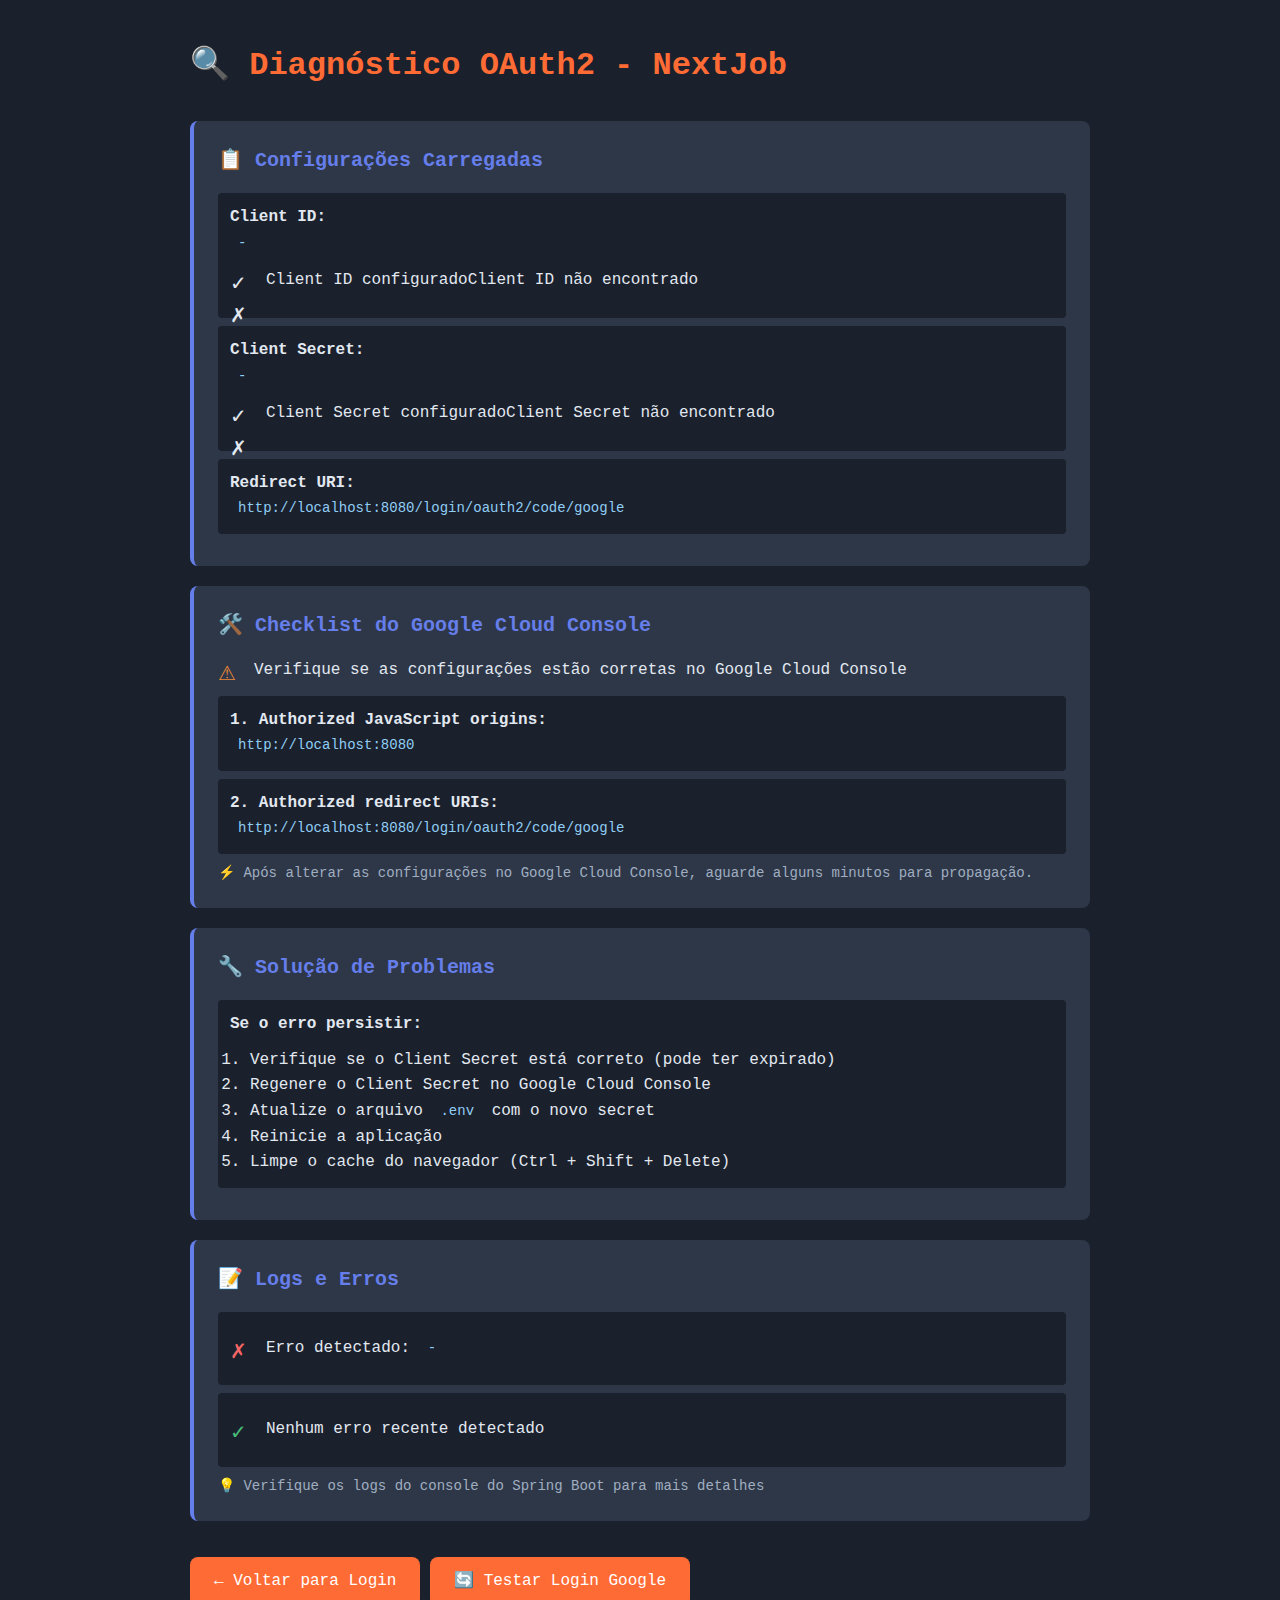
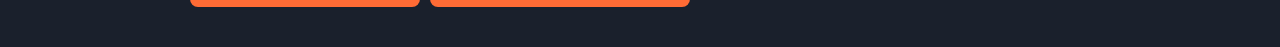
<file: src/main/resources/templates/diagnostico.html>
<!DOCTYPE html>
<html xmlns:th="http://www.thymeleaf.org" lang="pt-BR">
<head>
    <meta charset="UTF-8">
    <meta name="viewport" content="width=device-width, initial-scale=1.0">
    <title>NextJob - Diagnóstico OAuth2</title>
    <style>
        * {
            margin: 0;
            padding: 0;
            box-sizing: border-box;
        }

        body {
            font-family: 'Courier New', monospace;
            background: #1a202c;
            color: #e2e8f0;
            padding: 40px 20px;
            line-height: 1.6;
        }

        .container {
            max-width: 900px;
            margin: 0 auto;
        }

        h1 {
            color: #FF6B35;
            margin-bottom: 30px;
            font-size: 32px;
        }

        .section {
            background: #2d3748;
            border-radius: 8px;
            padding: 24px;
            margin-bottom: 20px;
            border-left: 4px solid #667eea;
        }

        .section h2 {
            color: #667eea;
            margin-bottom: 16px;
            font-size: 20px;
        }

        .status {
            display: flex;
            align-items: center;
            margin: 12px 0;
        }

        .status-icon {
            width: 24px;
            height: 24px;
            margin-right: 12px;
            font-size: 20px;
        }

        .ok {
            color: #48bb78;
        }

        .error {
            color: #f56565;
        }

        .warning {
            color: #ed8936;
        }

        code {
            background: #1a202c;
            padding: 2px 8px;
            border-radius: 4px;
            color: #90cdf4;
            font-size: 14px;
        }

        .config-item {
            margin: 8px 0;
            padding: 12px;
            background: #1a202c;
            border-radius: 4px;
        }

        .btn {
            display: inline-block;
            background: #FF6B35;
            color: white;
            padding: 12px 24px;
            border-radius: 8px;
            text-decoration: none;
            margin-top: 16px;
            transition: all 0.3s ease;
        }

        .btn:hover {
            background: #e55a2a;
            transform: translateY(-2px);
        }

        .help-text {
            color: #a0aec0;
            font-size: 14px;
            margin-top: 8px;
        }
    </style>
</head>
<body>
    <div class="container">
        <h1>🔍 Diagnóstico OAuth2 - NextJob</h1>

        <div class="section">
            <h2>📋 Configurações Carregadas</h2>
            <div class="config-item">
                <strong>Client ID:</strong><br>
                <code th:text="${clientId != null && !#strings.isEmpty(clientId)} ? ${#strings.substring(clientId, 0, 30) + '...'} : 'NÃO CONFIGURADO'">-</code>
                <div class="status">
                    <span class="status-icon" th:classappend="${clientId != null && !#strings.isEmpty(clientId)} ? 'ok' : 'error'">
                        <span th:if="${clientId != null && !#strings.isEmpty(clientId)}">✓</span>
                        <span th:unless="${clientId != null && !#strings.isEmpty(clientId)}">✗</span>
                    </span>
                    <span th:if="${clientId != null && !#strings.isEmpty(clientId)}">Client ID configurado</span>
                    <span th:unless="${clientId != null && !#strings.isEmpty(clientId)}">Client ID não encontrado</span>
                </div>
            </div>

            <div class="config-item">
                <strong>Client Secret:</strong><br>
                <code th:text="${clientSecret != null && !#strings.isEmpty(clientSecret)} ? '****' + ${#strings.substring(clientSecret, #strings.length(clientSecret) - 4)} : 'NÃO CONFIGURADO'">-</code>
                <div class="status">
                    <span class="status-icon" th:classappend="${clientSecret != null && !#strings.isEmpty(clientSecret)} ? 'ok' : 'error'">
                        <span th:if="${clientSecret != null && !#strings.isEmpty(clientSecret)}">✓</span>
                        <span th:unless="${clientSecret != null && !#strings.isEmpty(clientSecret)}">✗</span>
                    </span>
                    <span th:if="${clientSecret != null && !#strings.isEmpty(clientSecret)}">Client Secret configurado</span>
                    <span th:unless="${clientSecret != null && !#strings.isEmpty(clientSecret)}">Client Secret não encontrado</span>
                </div>
            </div>

            <div class="config-item">
                <strong>Redirect URI:</strong><br>
                <code>http://localhost:8080/login/oauth2/code/google</code>
            </div>
        </div>

        <div class="section">
            <h2>🛠️ Checklist do Google Cloud Console</h2>
            <div class="status">
                <span class="status-icon warning">⚠</span>
                Verifique se as configurações estão corretas no Google Cloud Console
            </div>
            <div class="config-item">
                <strong>1. Authorized JavaScript origins:</strong><br>
                <code>http://localhost:8080</code>
            </div>
            <div class="config-item">
                <strong>2. Authorized redirect URIs:</strong><br>
                <code>http://localhost:8080/login/oauth2/code/google</code>
            </div>
            <p class="help-text">
                ⚡ Após alterar as configurações no Google Cloud Console, aguarde alguns minutos para propagação.
            </p>
        </div>

        <div class="section">
            <h2>🔧 Solução de Problemas</h2>
            <div class="config-item">
                <strong>Se o erro persistir:</strong>
                <ol style="margin-left: 20px; margin-top: 10px;">
                    <li>Verifique se o Client Secret está correto (pode ter expirado)</li>
                    <li>Regenere o Client Secret no Google Cloud Console</li>
                    <li>Atualize o arquivo <code>.env</code> com o novo secret</li>
                    <li>Reinicie a aplicação</li>
                    <li>Limpe o cache do navegador (Ctrl + Shift + Delete)</li>
                </ol>
            </div>
        </div>

        <div class="section">
            <h2>📝 Logs e Erros</h2>
            <div class="config-item" th:if="${error}">
                <div class="status">
                    <span class="status-icon error">✗</span>
                    <span>Erro detectado: <code th:text="${error}">-</code></span>
                </div>
            </div>
            <div class="config-item" th:unless="${error}">
                <div class="status">
                    <span class="status-icon ok">✓</span>
                    <span>Nenhum erro recente detectado</span>
                </div>
            </div>
            <p class="help-text">
                💡 Verifique os logs do console do Spring Boot para mais detalhes
            </p>
        </div>

        <a href="/login" class="btn">← Voltar para Login</a>
        <a href="/oauth2/authorization/google" class="btn">🔄 Testar Login Google</a>
    </div>
</body>
</html>
</file>
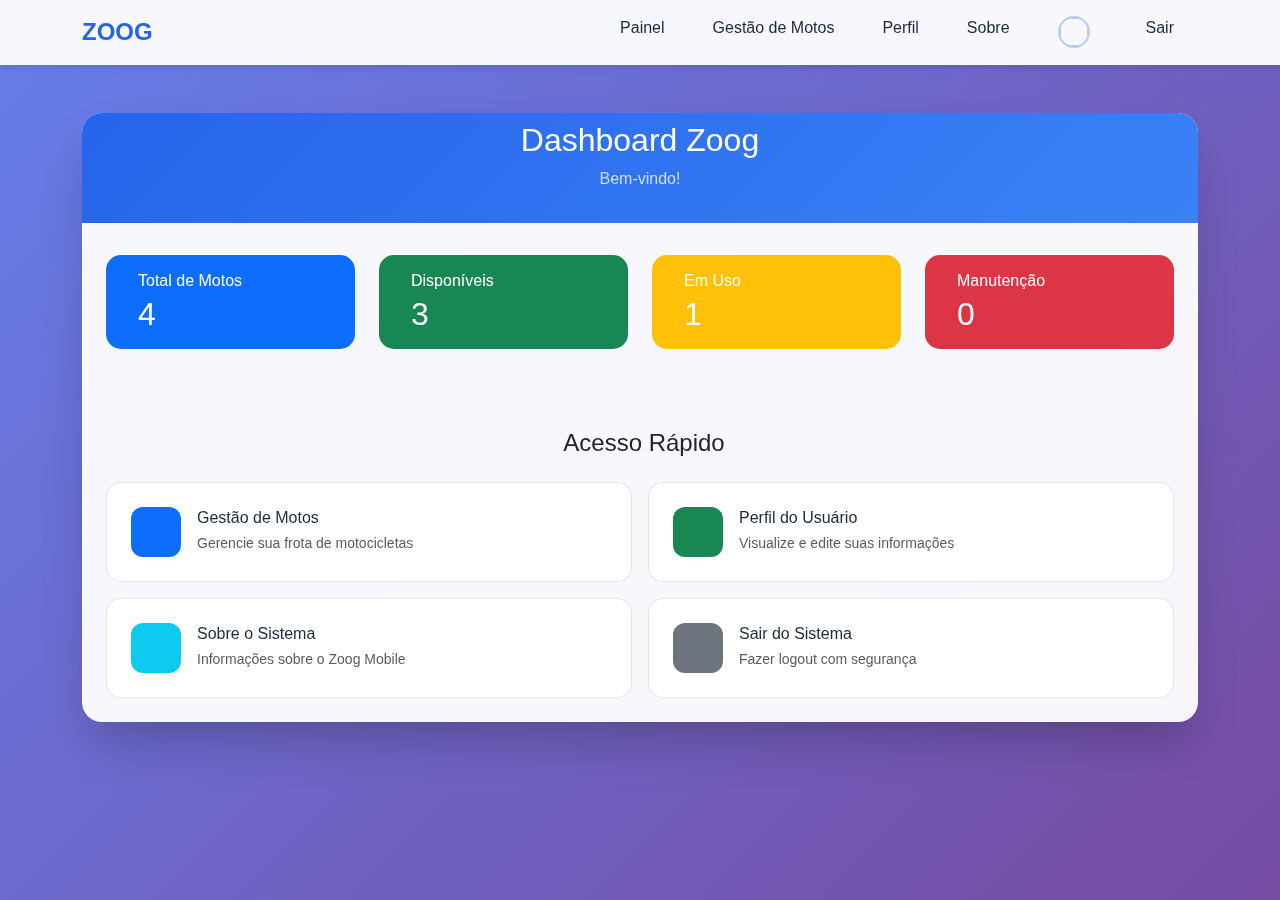
<file: src/main/resources/templates/home.html>
<!DOCTYPE html>
<html lang="pt-BR" xmlns:th="http://www.thymeleaf.org">
<head>
    <meta charset="UTF-8">
    <meta name="viewport" content="width=device-width, initial-scale=1.0">
    <title>Zoog - Sistema de Gestão</title>    <link href="https://cdn.jsdelivr.net/npm/bootstrap@5.3.0/dist/css/bootstrap.min.css" rel="stylesheet">
    <style>
        :root {
            --primary-color: #2563eb;
            --secondary-color: #64748b;
            --success-color: #10b981;
            --warning-color: #f59e0b;
            --danger-color: #ef4444;
            --dark-color: #1e293b;
            --light-color: #f8fafc;
        }
          body {
            background: linear-gradient(135deg, #667eea 0%, #764ba2 100%);
            min-height: 100vh;
            font-family: 'Segoe UI', Tahoma, Geneva, Verdana, sans-serif;
        }
        
        .navbar-modern {
            background: rgba(255, 255, 255, 0.95) !important;
            backdrop-filter: blur(10px);
            border-bottom: 1px solid rgba(255, 255, 255, 0.2);
            box-shadow: 0 4px 6px -1px rgba(0, 0, 0, 0.1);
        }
        
        .navbar-brand {
            font-weight: 700;
            font-size: 1.5rem;
            color: var(--primary-color) !important;
        }
        
        .nav-link {
            color: var(--dark-color) !important;
            font-weight: 500;
            margin: 0 0.5rem;
            padding: 0.5rem 1rem !important;
            border-radius: 8px;
        }
        
        .nav-link:hover {
            background: rgba(37, 99, 235, 0.1);
            color: var(--primary-color) !important;
        }
        
        .logout-btn {
            color: var(--dark-color) !important;
            font-weight: 500;
            margin: 0 0.5rem;
            padding: 0.5rem 1rem !important;
            border-radius: 8px;
            background: none !important;
            border: none !important;
            text-decoration: none !important;
        }
        
        .logout-btn:hover {
            background: rgba(239, 68, 68, 0.1) !important;
            color: var(--danger-color) !important;
        }
        
        .user-avatar {
            border: 2px solid rgba(37, 99, 235, 0.3);
            transition: border-color 0.3s ease;
        }
        
        .user-info:hover .user-avatar {
            border-color: var(--primary-color);
        }
        
        .navbar-brand {
            font-weight: 700;
            font-size: 1.5rem;
        }
        
        .main-card {
            background: rgba(255, 255, 255, 0.95);
            backdrop-filter: blur(10px);
            border: none;
            border-radius: 20px;
            box-shadow: 0 25px 50px -12px rgba(0, 0, 0, 0.25);
            overflow: hidden;
        }
        
        .header-section {
            background: linear-gradient(135deg, var(--primary-color), #3b82f6);
            color: white;
            padding: 2rem;
            margin: -1.5rem -1.5rem 2rem -1.5rem;
        }
        
        .stats-card {
            background: rgba(255, 255, 255, 0.1);
            border-radius: 15px;
            padding: 1.5rem;
            text-align: center;
            backdrop-filter: blur(10px);
            border: 1px solid rgba(255, 255, 255, 0.2);
            transition: all 0.3s ease;
        }
        
        .stats-card:hover {
            transform: translateY(-5px);
            box-shadow: 0 10px 25px rgba(0, 0, 0, 0.1);
        }
        
        .dashboard-card {
            margin-bottom: 2rem;
        }
        
        .dashboard-card .card {
            border: none;
            border-radius: 15px;
            transition: all 0.3s ease;
            overflow: hidden;
        }
  
        
        .stat-icon {
            font-size: 2.5rem;
            margin-bottom: 1rem;
        }
        
        .btn-modern {
            border-radius: 12px;
            padding: 0.875rem 2rem;
            font-weight: 600;
            transition: all 0.3s ease;
            border: none;
            text-decoration: none;
            display: inline-flex;
            align-items: center;
            gap: 0.5rem;
        }
          .btn-modern:hover {
            text-decoration: none;
        }
        
        .btn-primary-modern {
            background: linear-gradient(135deg, var(--primary-color), #3b82f6);
            color: white;
            box-shadow: 0 4px 6px -1px rgba(37, 99, 235, 0.3);
        }
  
        
        .quick-access-item {
            background: white;
            border-radius: 15px;
            padding: 1.5rem;
            text-decoration: none;
            color: var(--dark-color);
            transition: all 0.3s ease;
            border: 1px solid rgba(0, 0, 0, 0.1);
            display: flex;
            align-items: center;
            gap: 1rem;
        }
          .quick-access-item:hover {
            color: var(--primary-color);
            text-decoration: none;
        }
        
        .quick-access-icon {
            width: 50px;
            height: 50px;
            border-radius: 12px;
            display: flex;
            align-items: center;
            justify-content: center;
            font-size: 1.5rem;
            color: white;
        }
        
        @media (max-width: 768px) {
            .header-section {
                padding: 1.5rem;
                margin: -1rem -1rem 1.5rem -1rem;
            }
            
            .dashboard-card .card-body {
                padding: 1.5rem;
            }
        }
    </style>
</head>
<body>    <nav class="navbar navbar-expand-lg navbar-modern">
        <div class="container">
            <a class="navbar-brand" href="/">ZOOG</a>
            <button class="navbar-toggler" type="button" data-bs-toggle="collapse" data-bs-target="#navbarNav">
                <span class="navbar-toggler-icon"></span>
            </button>
            <div class="collapse navbar-collapse" id="navbarNav">
                <div class="navbar-nav ms-auto">
                    <a class="nav-link active" href="/">Painel</a>
                    <a class="nav-link" href="/motos">Gestão de Motos</a>
                    <a class="nav-link" href="/usuario">Perfil</a>
                    <a class="nav-link" href="/sobre">Sobre</a>
                    
                    <!-- Avatar do usuário GitHub (se logado via OAuth2) -->
                    <div th:if="${userAvatar}" class="nav-link d-flex align-items-center user-info">
                        <img th:src="${userAvatar}" 
                             th:alt="${userName}" 
                             class="rounded-circle me-2 user-avatar" 
                             style="width: 32px; height: 32px;">
                        <span th:text="${userName ?: userLogin}" class="text-truncate" style="max-width: 100px;"></span>
                    </div>
                    
                    <!-- Botão de logout -->
                    <form th:action="@{/logout}" method="post" class="d-inline">
                        <button type="submit" class="logout-btn">Sair</button>
                    </form>
                </div>
            </div>
        </div>
    </nav><div class="container mt-5">
        <div class="main-card">
            <div class="header-section">                <div class="text-center">
                    <h1 class="h2 mb-2">Dashboard Zoog</h1>
                    <p class="mb-0 opacity-75">Bem-vindo!</p>
                </div>
            </div>

            <!-- Dashboard Cards -->
            <div class="px-4 pb-4">
                <div class="row g-4 mb-5">
                    <div class="col-lg-3 col-md-6 dashboard-card">
                        <div class="card bg-primary text-white h-100">
                            <div class="card-body d-flex align-items-center">
                                <div class="stat-icon me-3">
                                    <i class="fas fa-motorcycle"></i>
                                </div>
                                <div>
                                    <h6 class="card-title mb-1">Total de Motos</h6>
                                    <h2 class="mb-0" th:text="${totalMotos}">4</h2>
                                </div>
                            </div>
                        </div>
                    </div>
                    
                    <div class="col-lg-3 col-md-6 dashboard-card">
                        <div class="card bg-success text-white h-100">
                            <div class="card-body d-flex align-items-center">
                                <div class="stat-icon me-3">
                                    <i class="fas fa-check-circle"></i>
                                </div>
                                <div>
                                    <h6 class="card-title mb-1">Disponíveis</h6>
                                    <h2 class="mb-0" th:text="${motosDisponiveis}">3</h2>
                                </div>
                            </div>
                        </div>
                    </div>
                    
                    <div class="col-lg-3 col-md-6 dashboard-card">
                        <div class="card bg-warning text-white h-100">
                            <div class="card-body d-flex align-items-center">
                                <div class="stat-icon me-3">
                                    <i class="fas fa-user"></i>
                                </div>
                                <div>
                                    <h6 class="card-title mb-1">Em Uso</h6>
                                    <h2 class="mb-0" th:text="${motosEmUso}">1</h2>
                                </div>
                            </div>
                        </div>
                    </div>
                    
                    <div class="col-lg-3 col-md-6 dashboard-card">
                        <div class="card bg-danger text-white h-100">
                            <div class="card-body d-flex align-items-center">
                                <div class="stat-icon me-3">
                                    <i class="fas fa-tools"></i>
                                </div>
                                <div>
                                    <h6 class="card-title mb-1">Manutenção</h6>
                                    <h2 class="mb-0" th:text="${motosManutencao}">0</h2>
                                </div>
                            </div>
                        </div>
                    </div>
                </div>

                <!-- Acesso Rápido -->
                <div class="row">
                    <div class="col-12">
                        <h4 class="mb-4 text-center">
                            <i class="fas fa-rocket me-2"></i>
                            Acesso Rápido
                        </h4>
                        <div class="row g-3">
                            <div class="col-md-6">
                                <a href="/motos" class="quick-access-item">
                                    <div class="quick-access-icon bg-primary">
                                        <i class="fas fa-motorcycle"></i>
                                    </div>
                                    <div>
                                        <h6 class="mb-1">Gestão de Motos</h6>
                                        <small class="text-muted">Gerencie sua frota de motocicletas</small>
                                    </div>
                                </a>
                            </div>
                            <div class="col-md-6">
                                <a href="/usuario" class="quick-access-item">
                                    <div class="quick-access-icon bg-success">
                                        <i class="fas fa-user"></i>
                                    </div>
                                    <div>
                                        <h6 class="mb-1">Perfil do Usuário</h6>
                                        <small class="text-muted">Visualize e edite suas informações</small>
                                    </div>
                                </a>
                            </div>
                            <div class="col-md-6">
                                <a href="/sobre" class="quick-access-item">
                                    <div class="quick-access-icon bg-info">
                                        <i class="fas fa-info-circle"></i>
                                    </div>
                                    <div>
                                        <h6 class="mb-1">Sobre o Sistema</h6>
                                        <small class="text-muted">Informações sobre o Zoog Mobile</small>
                                    </div>
                                </a>
                            </div>
                            <div class="col-md-6">
                                <a href="/login" class="quick-access-item">
                                    <div class="quick-access-icon bg-secondary">
                                        <i class="fas fa-sign-out-alt"></i>
                                    </div>
                                    <div>
                                        <h6 class="mb-1">Sair do Sistema</h6>
                                        <small class="text-muted">Fazer logout com segurança</small>
                                    </div>
                                </a>
                            </div>
                        </div>
                    </div>
                </div>
            </div>
        </div>
    </div>

    <script src="https://cdn.jsdelivr.net/npm/bootstrap@5.3.0/dist/js/bootstrap.bundle.min.js"></script>
</body>
</html>
</file>
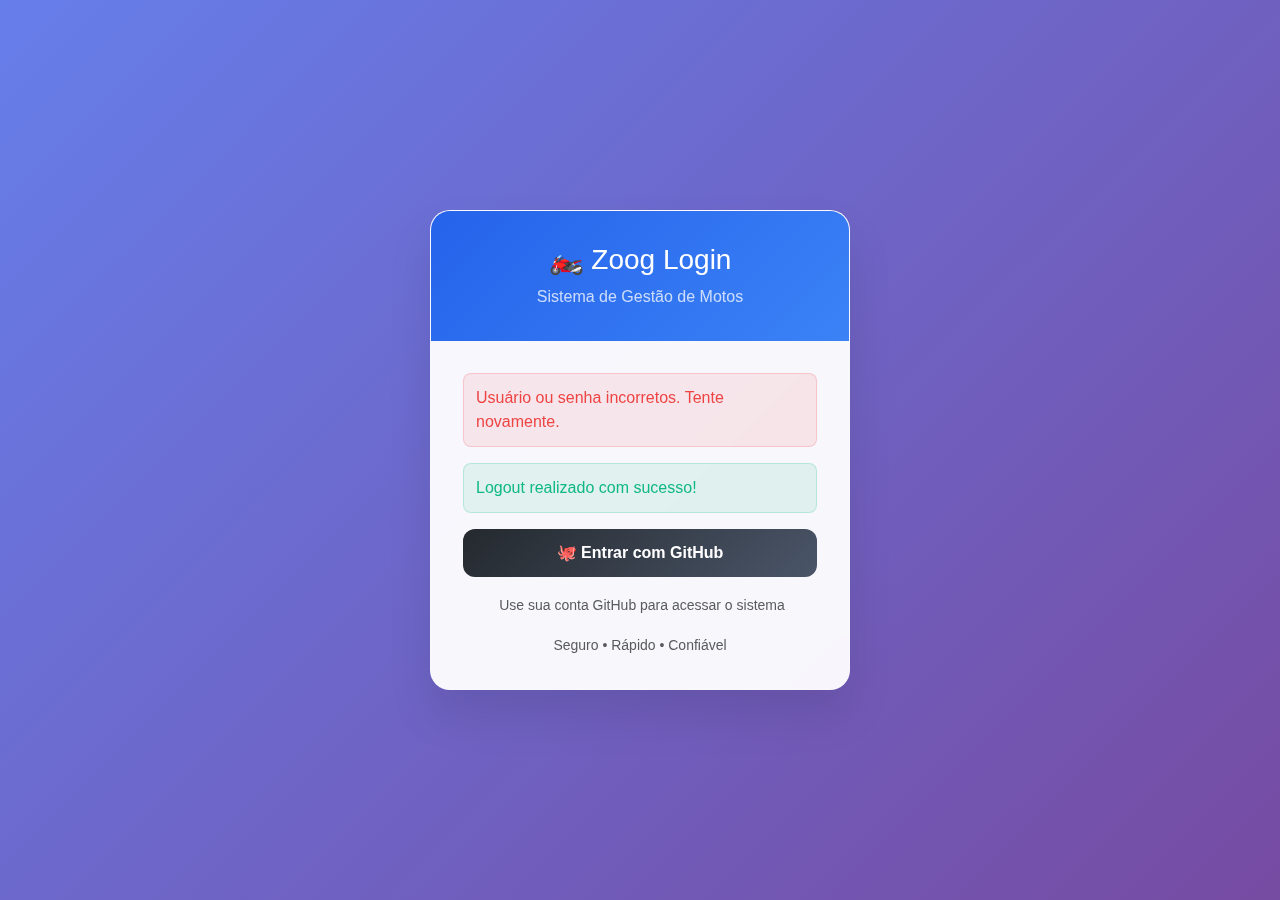
<file: src/main/resources/templates/login.html>
<!DOCTYPE html>
<html lang="pt-BR" xmlns:th="http://www.thymeleaf.org">
<head>
    <meta charset="UTF-8">
    <meta name="viewport" content="width=device-width, initial-scale=1.0">
    <title>Login - Zoog</title>
    <link href="https://cdn.jsdelivr.net/npm/bootstrap@5.3.0/dist/css/bootstrap.min.css" rel="stylesheet">
    <style>
        :root {
            --primary-color: #2563eb;
            --secondary-color: #64748b;
            --success-color: #10b981;
            --warning-color: #f59e0b;
            --danger-color: #ef4444;
            --dark-color: #1e293b;
            --light-color: #f8fafc;
        }

        body {
            background: linear-gradient(135deg, #667eea 0%, #764ba2 100%);
            min-height: 100vh;
            font-family: 'Segoe UI', Tahoma, Geneva, Verdana, sans-serif;
            display: flex;
            align-items: center;
            justify-content: center;
        }

        .login-card {
            background: rgba(255, 255, 255, 0.95);
            backdrop-filter: blur(10px);
            border: 1px solid rgba(255, 255, 255, 0.2);
            border-radius: 20px;
            box-shadow: 0 25px 45px rgba(0, 0, 0, 0.1);
            overflow: hidden;
            width: 100%;
            max-width: 420px;
        }

        .login-header {
            background: linear-gradient(135deg, var(--primary-color), #3b82f6);
            color: white;
            padding: 2rem;
            text-align: center;
        }

        .login-body {
            padding: 2rem;
        }

        .btn-github {
            background: linear-gradient(135deg, #24292e, #4a5568);
            border: none;
            border-radius: 12px;
            padding: 12px;
            font-weight: 600;
            width: 100%;
            color: white;
            text-decoration: none;
            display: inline-block;
            text-align: center;
            margin-bottom: 1rem;
        }

        .btn-github:hover {
            background: linear-gradient(135deg, #1a1e22, #3a454f);
            color: white;
            text-decoration: none;
        }

        .error-message {
            background: rgba(239, 68, 68, 0.1);
            color: var(--danger-color);
            padding: 12px;
            border-radius: 8px;
            border: 1px solid rgba(239, 68, 68, 0.2);
            margin-bottom: 1rem;
            font-weight: 500;
        }

    </style>
</head>
<body>
    <div class="login-card">
        <div class="login-header">
            <h3 class="mb-0">🏍️ Zoog Login</h3>
            <p class="mb-0 mt-2 opacity-75">Sistema de Gestão de Motos</p>
        </div>
        
        <div class="login-body">
            <!-- Mensagem de erro -->
            <div th:if="${param.error}" class="error-message">
                Usuário ou senha incorretos. Tente novamente.
            </div>
            
            <!-- Mensagem de logout sucesso -->
            <div th:if="${param.logout}" class="alert alert-success" style="background: rgba(16, 185, 129, 0.1); color: #10b981; padding: 12px; border-radius: 8px; border: 1px solid rgba(16, 185, 129, 0.2); margin-bottom: 1rem;">
                Logout realizado com sucesso!
            </div>

            <!-- Login com GitHub -->
            <a href="/oauth2/authorization/github" class="btn btn-github mb-3">
                🐙 Entrar com GitHub
            </a>
            
            <div class="text-center">
                <small class="text-muted">
                    <i class="fas fa-info-circle me-1"></i> 
                    Use sua conta GitHub para acessar o sistema
                </small>
            </div>
            
            <div class="text-center mt-3">
                <small class="text-muted">
                    Seguro • Rápido • Confiável
                </small>
            </div>
        </div>
    </div>
    
    <script>
        // Limpa dados de sessão quando há logout
        if (window.location.search.includes('logout=true')) {
            // Limpar localStorage e sessionStorage
            localStorage.clear();
            sessionStorage.clear();
            
            // Forçar limpeza de cache se possível
            if ('caches' in window) {
                caches.keys().then(function(names) {
                    names.forEach(function(name) {
                        caches.delete(name);
                    });
                });
            }
        }
    </script>
</body>
</html>
</file>
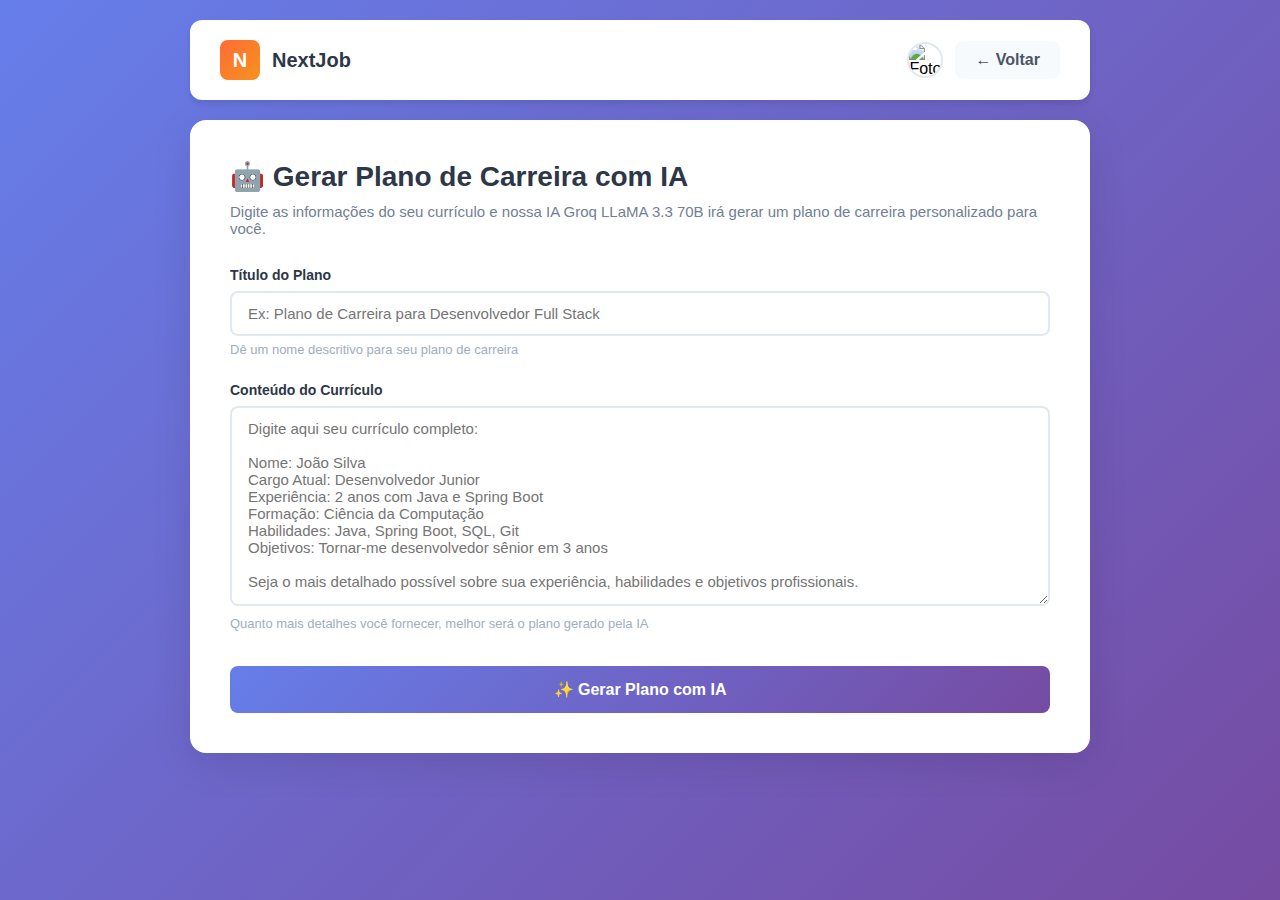
<file: src/main/resources/templates/plano.html>
<!DOCTYPE html>
<html xmlns:th="http://www.thymeleaf.org" lang="pt-BR">
<head>
    <meta charset="UTF-8">
    <meta name="viewport" content="width=device-width, initial-scale=1.0">
    <title>NextJob - Gerar Plano de Carreira com IA</title>
    <style>
        * {
            margin: 0;
            padding: 0;
            box-sizing: border-box;
        }

        body {
            font-family: -apple-system, BlinkMacSystemFont, 'Segoe UI', Roboto, 'Helvetica Neue', Arial, sans-serif;
            background: linear-gradient(135deg, #667eea 0%, #764ba2 100%);
            min-height: 100vh;
            padding: 20px;
        }

        .container {
            max-width: 900px;
            margin: 0 auto;
        }

        .header {
            background: white;
            border-radius: 12px;
            padding: 20px 30px;
            margin-bottom: 20px;
            display: flex;
            align-items: center;
            justify-content: space-between;
            box-shadow: 0 4px 6px rgba(0, 0, 0, 0.1);
        }

        .logo-section {
            display: flex;
            align-items: center;
            gap: 12px;
        }

        .logo {
            background: linear-gradient(135deg, #FF6B35 0%, #F7931E 100%);
            width: 40px;
            height: 40px;
            border-radius: 8px;
            display: flex;
            align-items: center;
            justify-content: center;
            color: white;
            font-weight: bold;
            font-size: 20px;
        }

        .brand {
            font-size: 20px;
            font-weight: 700;
            color: #2d3748;
        }

        .back-btn {
            background: #f7fafc;
            border: none;
            padding: 10px 20px;
            border-radius: 8px;
            cursor: pointer;
            font-weight: 600;
            color: #4a5568;
            text-decoration: none;
            transition: all 0.3s ease;
        }        .back-btn:hover {
            background: #edf2f7;
        }

        .user-avatar {
            width: 36px;
            height: 36px;
            border-radius: 50%;
            border: 2px solid #e2e8f0;
            object-fit: cover;
        }

        .main-card {
            background: white;
            border-radius: 16px;
            padding: 40px;
            box-shadow: 0 10px 40px rgba(0, 0, 0, 0.1);
        }

        h1 {
            font-size: 28px;
            color: #2d3748;
            margin-bottom: 10px;
        }

        .subtitle {
            color: #718096;
            margin-bottom: 30px;
            font-size: 15px;
        }

        .form-group {
            margin-bottom: 25px;
        }

        label {
            display: block;
            font-weight: 600;
            color: #2d3748;
            margin-bottom: 8px;
            font-size: 14px;
        }

        input, textarea {
            width: 100%;
            padding: 12px 16px;
            border: 2px solid #e2e8f0;
            border-radius: 8px;
            font-size: 15px;
            font-family: inherit;
            transition: all 0.3s ease;
        }

        input:focus, textarea:focus {
            outline: none;
            border-color: #667eea;
            box-shadow: 0 0 0 3px rgba(102, 126, 234, 0.1);
        }

        textarea {
            min-height: 200px;
            resize: vertical;
        }

        .hint {
            font-size: 13px;
            color: #a0aec0;
            margin-top: 6px;
        }

        .submit-btn {
            background: linear-gradient(135deg, #667eea 0%, #764ba2 100%);
            color: white;
            border: none;
            padding: 14px 32px;
            border-radius: 8px;
            font-size: 16px;
            font-weight: 600;
            cursor: pointer;
            width: 100%;
            transition: all 0.3s ease;
            margin-top: 10px;
        }

        .submit-btn:hover:not(:disabled) {
            transform: translateY(-2px);
            box-shadow: 0 8px 20px rgba(102, 126, 234, 0.4);
        }

        .submit-btn:disabled {
            opacity: 0.6;
            cursor: not-allowed;
        }

        .loading {
            display: none;
            text-align: center;
            margin-top: 20px;
        }

        .loading.active {
            display: block;
        }

        .spinner {
            border: 3px solid #f3f4f6;
            border-top: 3px solid #667eea;
            border-radius: 50%;
            width: 40px;
            height: 40px;
            animation: spin 1s linear infinite;
            margin: 0 auto 10px;
        }

        @keyframes spin {
            0% { transform: rotate(0deg); }
            100% { transform: rotate(360deg); }
        }        .result {
            display: none;
            margin-top: 30px;
            padding: 30px;
            background: #ffffff;
            border-radius: 12px;
            border: 2px solid #48bb78;
            box-shadow: 0 4px 12px rgba(72, 187, 120, 0.1);
        }

        .result.active {
            display: block;
        }

        .result h3 {
            color: #2d3748;
            margin-bottom: 20px;
            font-size: 20px;
            display: flex;
            align-items: center;
            gap: 8px;
        }

        .result-content {
            color: #4a5568;
            line-height: 1.8;
        }
        
        .result-content h1,
        .result-content h2,
        .result-content h3 {
            margin-top: 20px;
            margin-bottom: 10px;
        }
        
        .result-content li {
            margin-bottom: 8px;
            line-height: 1.6;
        }
        
        .result-content strong {
            color: #1a202c;
            font-weight: 600;
        }

        .error {
            display: none;
            margin-top: 20px;
            padding: 15px;
            background: #fed7d7;
            border-radius: 8px;
            color: #c53030;
            border-left: 4px solid #fc8181;
        }

        .error.active {
            display: block;
        }

        @media (max-width: 768px) {
            .main-card {
                padding: 25px;
            }

            h1 {
                font-size: 24px;
            }
        }
    </style>
</head>
<body>    <div class="container">
        <div class="header">
            <div class="logo-section">
                <div class="logo">N</div>
                <span class="brand">NextJob</span>
            </div>
            <div style="display: flex; align-items: center; gap: 12px;">
                <img th:if="${userPicture != null}" th:src="${userPicture}" alt="Foto de perfil" class="user-avatar" th:title="${userName}">
                <a href="/home" class="back-btn">← Voltar</a>
            </div>
        </div>

        <div class="main-card">
            <h1>🤖 Gerar Plano de Carreira com IA</h1>
            <p class="subtitle">Digite as informações do seu currículo e nossa IA Groq LLaMA 3.3 70B irá gerar um plano de carreira personalizado para você.</p>

            <form id="planoForm">
                <div class="form-group">
                    <label for="titulo">Título do Plano</label>
                    <input type="text" id="titulo" name="titulo" placeholder="Ex: Plano de Carreira para Desenvolvedor Full Stack" required>
                    <p class="hint">Dê um nome descritivo para seu plano de carreira</p>
                </div>

                <div class="form-group">
                    <label for="curriculo">Conteúdo do Currículo</label>
                    <textarea id="curriculo" name="curriculo" placeholder="Digite aqui seu currículo completo:&#10;&#10;Nome: João Silva&#10;Cargo Atual: Desenvolvedor Junior&#10;Experiência: 2 anos com Java e Spring Boot&#10;Formação: Ciência da Computação&#10;Habilidades: Java, Spring Boot, SQL, Git&#10;Objetivos: Tornar-me desenvolvedor sênior em 3 anos&#10;&#10;Seja o mais detalhado possível sobre sua experiência, habilidades e objetivos profissionais." required></textarea>
                    <p class="hint">Quanto mais detalhes você fornecer, melhor será o plano gerado pela IA</p>
                </div>

                <button type="submit" class="submit-btn" id="submitBtn">
                    ✨ Gerar Plano com IA
                </button>
            </form>

            <div class="loading" id="loading">
                <div class="spinner"></div>
                <p>Aguarde, a IA está analisando seu currículo e gerando um plano personalizado...</p>
            </div>

            <div class="error" id="error"></div>

            <div class="result" id="result">
                <h3>✅ Plano de Carreira Gerado</h3>
                <div class="result-content" id="resultContent"></div>
            </div>
        </div>
    </div>    <script>
        const form = document.getElementById('planoForm');
        const submitBtn = document.getElementById('submitBtn');
        const loading = document.getElementById('loading');
        const result = document.getElementById('result');
        const resultContent = document.getElementById('resultContent');
        const errorDiv = document.getElementById('error');

        // Função simples para formatar Markdown básico
        function formatMarkdown(text) {
            return text
                // Títulos
                .replace(/^### (.*$)/gm, '<h3 style="margin-top: 20px; margin-bottom: 10px; color: #2d3748; font-size: 18px;">$1</h3>')
                .replace(/^## (.*$)/gm, '<h2 style="margin-top: 25px; margin-bottom: 12px; color: #2d3748; font-size: 22px;">$1</h2>')
                .replace(/^# (.*$)/gm, '<h1 style="margin-top: 30px; margin-bottom: 15px; color: #2d3748; font-size: 26px;">$1</h1>')
                // Negrito
                .replace(/\*\*(.*?)\*\*/g, '<strong style="color: #1a202c;">$1</strong>')
                // Itálico
                .replace(/\*(.*?)\*/g, '<em>$1</em>')
                // Listas
                .replace(/^- (.*$)/gm, '<li style="margin-left: 20px; margin-bottom: 5px;">$1</li>')
                // Quebras de linha
                .replace(/\n/g, '<br>')
                // Links
                .replace(/\[([^\]]+)\]\(([^)]+)\)/g, '<a href="$2" target="_blank" style="color: #667eea; text-decoration: underline;">$1</a>');
        }        form.addEventListener('submit', async (e) => {
            e.preventDefault();
            
            console.log('Formulário enviado!');

            // Reset states
            result.classList.remove('active');
            errorDiv.classList.remove('active');
            loading.classList.add('active');
            submitBtn.disabled = true;
            submitBtn.textContent = '⏳ Processando...';

            const titulo = document.getElementById('titulo').value;
            const curriculo = document.getElementById('curriculo').value;
            
            console.log('Título:', titulo);
            console.log('Currículo:', curriculo.substring(0, 100) + '...');

            try {
                console.log('Enviando requisição para /api/planos...');
                
                const response = await fetch('/api/planos', {
                    method: 'POST',
                    headers: {
                        'Content-Type': 'application/json',
                    },
                    body: JSON.stringify({
                        titulo: titulo,
                        descricao: curriculo,
                        categoria: 'Desenvolvimento de Carreira',
                        prioridade: 'ALTA'
                    })
                });

                console.log('Response status:', response.status);
                
                if (!response.ok) {
                    const errorText = await response.text();
                    console.error('Erro na resposta:', errorText);
                    throw new Error('Erro ao gerar plano. Código: ' + response.status);
                }

                const data = await response.json();
                console.log('Dados recebidos:', data);
                
                // Renderiza o conteúdo gerado pela IA (em Markdown)
                const conteudo = data.conteudoGerado || data.descricao || 'Plano gerado com sucesso!';
                
                if (!data.conteudoGerado) {
                    console.warn('conteudoGerado não encontrado, usando fallback');
                }
                
                resultContent.innerHTML = formatMarkdown(conteudo);
                result.classList.add('active');

                // Scroll to result
                setTimeout(() => {
                    result.scrollIntoView({ behavior: 'smooth', block: 'nearest' });
                }, 100);

            } catch (error) {
                console.error('Erro capturado:', error);
                errorDiv.textContent = '❌ ' + error.message;
                errorDiv.classList.add('active');
            } finally {
                loading.classList.remove('active');
                submitBtn.disabled = false;
                submitBtn.textContent = '✨ Gerar Plano com IA';
            }
        });
    </script>
</body>
</html>
</file>
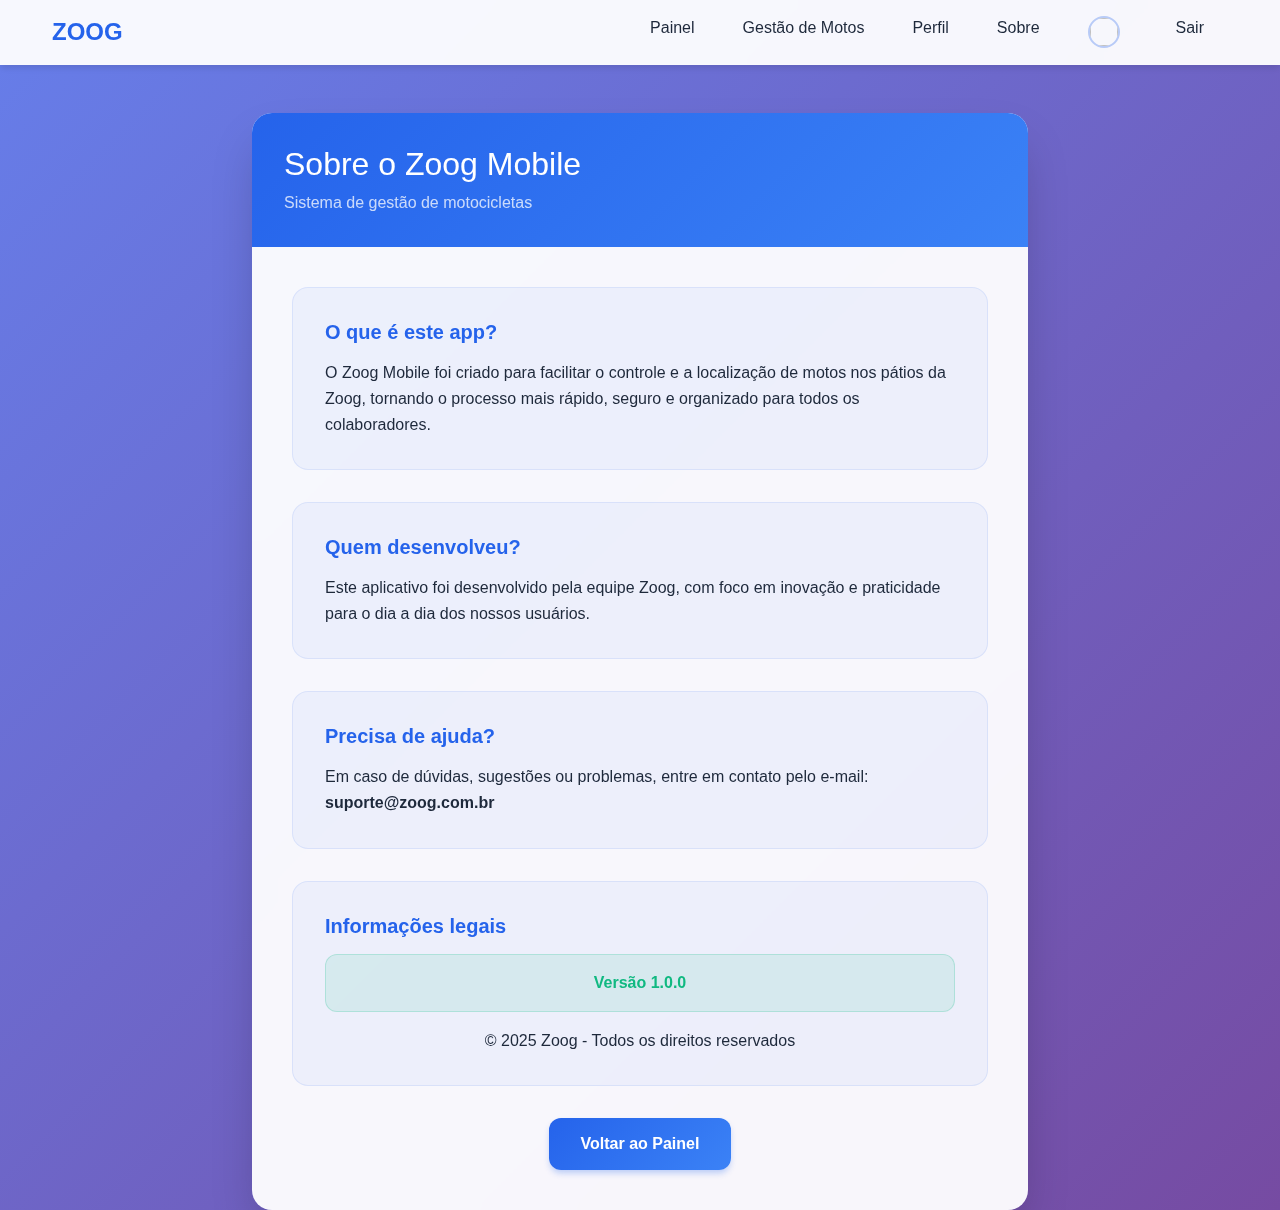
<file: src/main/resources/templates/sobre.html>
<!DOCTYPE html>
<html lang="pt-BR" xmlns:th="http://www.thymeleaf.org">
<head>
    <meta charset="UTF-8">
    <meta name="viewport" content="width=device-width, initial-scale=1.0">
    <title>Sobre o Zoog Mobile - Zoog</title>
    <link href="https://cdn.jsdelivr.net/npm/bootstrap@5.3.0/dist/css/bootstrap.min.css" rel="stylesheet">
    <style>
        :root {
            --primary-color: #2563eb;
            --secondary-color: #64748b;
            --success-color: #10b981;
            --warning-color: #f59e0b;
            --danger-color: #ef4444;
            --dark-color: #1e293b;
            --light-color: #f8fafc;
        }
        
        body {
            background: linear-gradient(135deg, #667eea 0%, #764ba2 100%);
            min-height: 100vh;
            font-family: 'Segoe UI', Tahoma, Geneva, Verdana, sans-serif;
        }
        
        .navbar-modern {
            background: rgba(255, 255, 255, 0.95) !important;
            backdrop-filter: blur(10px);
            border-bottom: 1px solid rgba(255, 255, 255, 0.2);
            box-shadow: 0 4px 6px -1px rgba(0, 0, 0, 0.1);
        }
        
        .navbar-brand {
            font-weight: 700;
            font-size: 1.5rem;
            color: var(--primary-color) !important;
        }
        
        .nav-link {
            color: var(--dark-color) !important;
            font-weight: 500;
            margin: 0 0.5rem;
            padding: 0.5rem 1rem !important;
            border-radius: 8px;
        }
        
        .nav-link:hover {
            background: rgba(37, 99, 235, 0.1);
            color: var(--primary-color) !important;
        }
        
        .logout-btn {
            color: var(--dark-color) !important;
            font-weight: 500;
            margin: 0 0.5rem;
            padding: 0.5rem 1rem !important;
            border-radius: 8px;
            background: none !important;
            border: none !important;
            text-decoration: none !important;
        }
        
        .logout-btn:hover {
            background: rgba(239, 68, 68, 0.1) !important;
            color: var(--danger-color) !important;
        }
        
        .user-avatar {
            border: 2px solid rgba(37, 99, 235, 0.3);
            transition: border-color 0.3s ease;
        }
        
        .user-info:hover .user-avatar {
            border-color: var(--primary-color);
        }
        
        .main-card {
            background: rgba(255, 255, 255, 0.95);
            backdrop-filter: blur(10px);
            border: none;
            border-radius: 20px;
            box-shadow: 0 25px 50px -12px rgba(0, 0, 0, 0.25);
            overflow: hidden;
        }
        
        .card-header {
            background: linear-gradient(135deg, var(--primary-color), #3b82f6);
            color: white;
            border: none;
            padding: 2rem;
        }
        
        .card-body {
            padding: 2.5rem;
        }
        
        .section-card {
            background: rgba(37, 99, 235, 0.05);
            border: 1px solid rgba(37, 99, 235, 0.1);
            border-radius: 16px;
            padding: 2rem;
            margin-bottom: 2rem;
        }
        
        .section-title {
            color: var(--primary-color);
            font-weight: 700;
            font-size: 1.25rem;
            margin-bottom: 1rem;
        }
        
        .section-text {
            color: var(--dark-color);
            line-height: 1.6;
            margin-bottom: 0;
        }
        
        .btn-modern {
            border-radius: 12px;
            padding: 0.875rem 2rem;
            font-weight: 600;
            font-size: 1rem;
            border: none;
        }
        
        .btn-primary-modern {
            background: linear-gradient(135deg, var(--primary-color), #3b82f6);
            color: white;
            box-shadow: 0 4px 6px -1px rgba(37, 99, 235, 0.3);
        }
        
        .version-info {
            background: rgba(16, 185, 129, 0.1);
            border: 1px solid rgba(16, 185, 129, 0.2);
            border-radius: 12px;
            padding: 1rem;
            text-align: center;
            color: var(--success-color);
            font-weight: 600;
        }
        
        .container {
            max-width: 1200px;
        }
        
        @media (max-width: 768px) {
            .card-body {
                padding: 1.5rem;
            }
            
            .card-header {
                padding: 1.5rem;
            }
            
            .section-card {
                padding: 1.5rem;
            }
        }
    </style>
</head>
<body>
    <nav class="navbar navbar-expand-lg navbar-modern">
        <div class="container">
            <a class="navbar-brand" href="/">ZOOG</a>
            <button class="navbar-toggler" type="button" data-bs-toggle="collapse" data-bs-target="#navbarNav">
                <span class="navbar-toggler-icon"></span>
            </button>
            <div class="collapse navbar-collapse" id="navbarNav">
                <div class="navbar-nav ms-auto">
                    <a class="nav-link" href="/">Painel</a>
                    <a class="nav-link" href="/motos">Gestão de Motos</a>
                    <a class="nav-link" href="/usuario">Perfil</a>
                    <a class="nav-link active" href="/sobre">Sobre</a>
                    
                    <!-- Avatar do usuário GitHub (se logado via OAuth2) -->
                    <div th:if="${userAvatar}" class="nav-link d-flex align-items-center user-info">
                        <img th:src="${userAvatar}" 
                             th:alt="${userName}" 
                             class="rounded-circle me-2 user-avatar" 
                             style="width: 32px; height: 32px;">
                        <span th:text="${userName ?: userLogin}" class="text-truncate" style="max-width: 100px;"></span>
                    </div>
                    
                    <!-- Botão de logout -->
                    <form th:action="@{/logout}" method="post" class="d-inline">
                        <button type="submit" class="logout-btn">Sair</button>
                    </form>
                </div>
            </div>
        </div>
    </nav>

    <div class="container mt-5">
        <div class="row justify-content-center">
            <div class="col-lg-8">
                <div class="card main-card">
                    <div class="card-header">
                        <h2 class="mb-0">Sobre o Zoog Mobile</h2>
                        <p class="mb-0 mt-2 opacity-75">Sistema de gestão de motocicletas</p>
                    </div>
                    <div class="card-body">
                        <div class="section-card">
                            <h3 class="section-title">O que é este app?</h3>
                            <p class="section-text">O Zoog Mobile foi criado para facilitar o controle e a localização de motos nos pátios da Zoog, tornando o processo mais rápido, seguro e organizado para todos os colaboradores.</p>
                        </div>
                        
                        <div class="section-card">
                            <h3 class="section-title">Quem desenvolveu?</h3>
                            <p class="section-text">Este aplicativo foi desenvolvido pela equipe Zoog, com foco em inovação e praticidade para o dia a dia dos nossos usuários.</p>
                        </div>
                        
                        <div class="section-card">
                            <h3 class="section-title">Precisa de ajuda?</h3>
                            <p class="section-text">Em caso de dúvidas, sugestões ou problemas, entre em contato pelo e-mail: <strong>suporte@zoog.com.br</strong></p>
                        </div>
                        
                        <div class="section-card">
                            <h3 class="section-title">Informações legais</h3>
                            <div class="version-info mb-3">
                                Versão 1.0.0
                            </div>
                            <p class="section-text text-center">© 2025 Zoog - Todos os direitos reservados</p>
                        </div>
                        
                        <div class="d-flex justify-content-center mt-4">
                            <a href="/" class="btn btn-primary-modern btn-modern">
                                Voltar ao Painel
                            </a>
                        </div>
                    </div>
                </div>
            </div>
        </div>
    </div>

    <script src="https://cdn.jsdelivr.net/npm/bootstrap@5.3.0/dist/js/bootstrap.bundle.min.js"></script>
</body>
</html>
</file>
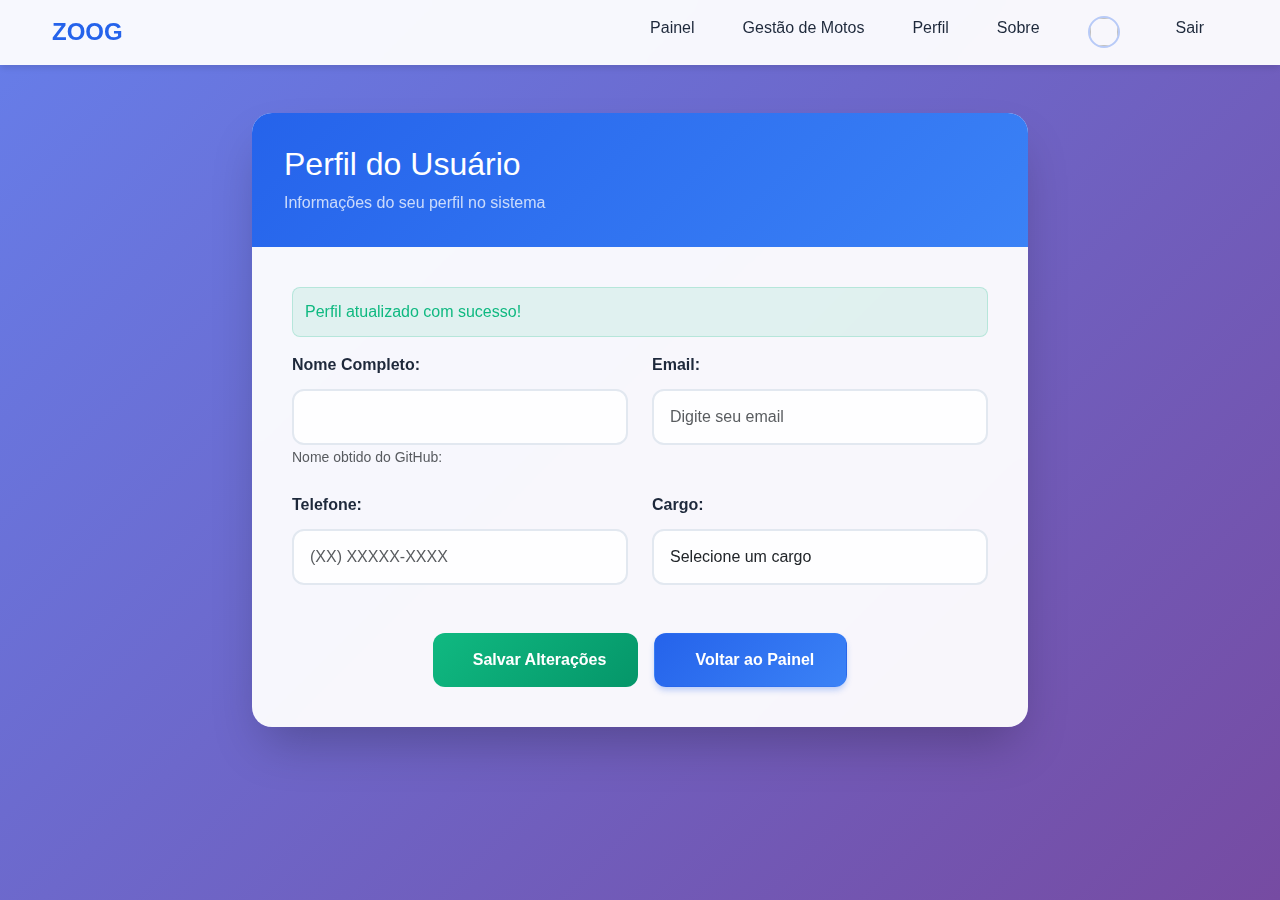
<file: src/main/resources/templates/usuario.html>
<!DOCTYPE html>
<html lang="pt-BR" xmlns:th="http://www.thymeleaf.org">
<head>
    <meta charset="UTF-8">
    <meta name="viewport" content="width=device-width, initial-scale=1.0">
    <title>Perfil do Usuário - Zoog</title>
    <link href="https://cdn.jsdelivr.net/npm/bootstrap@5.3.0/dist/css/bootstrap.min.css" rel="stylesheet">
    <style>
        :root {
            --primary-color: #2563eb;
            --secondary-color: #64748b;
            --success-color: #10b981;
            --warning-color: #f59e0b;
            --danger-color: #ef4444;
            --dark-color: #1e293b;
            --light-color: #f8fafc;
        }
        
        body {
            background: linear-gradient(135deg, #667eea 0%, #764ba2 100%);
            min-height: 100vh;
            font-family: 'Segoe UI', Tahoma, Geneva, Verdana, sans-serif;
        }
        
        .navbar-modern {
            background: rgba(255, 255, 255, 0.95) !important;
            backdrop-filter: blur(10px);
            border-bottom: 1px solid rgba(255, 255, 255, 0.2);
            box-shadow: 0 4px 6px -1px rgba(0, 0, 0, 0.1);
        }
        
        .navbar-brand {
            font-weight: 700;
            font-size: 1.5rem;
            color: var(--primary-color) !important;
        }
        
        .nav-link {
            color: var(--dark-color) !important;
            font-weight: 500;
            margin: 0 0.5rem;
            padding: 0.5rem 1rem !important;
            border-radius: 8px;
        }
        
        .nav-link:hover {
            background: rgba(37, 99, 235, 0.1);
            color: var(--primary-color) !important;
        }
        
        .logout-btn {
            color: var(--dark-color) !important;
            font-weight: 500;
            margin: 0 0.5rem;
            padding: 0.5rem 1rem !important;
            border-radius: 8px;
            background: none !important;
            border: none !important;
            text-decoration: none !important;
        }
        
        .logout-btn:hover {
            background: rgba(239, 68, 68, 0.1) !important;
            color: var(--danger-color) !important;
        }
        
        .user-avatar {
            border: 2px solid rgba(37, 99, 235, 0.3);
            transition: border-color 0.3s ease;
        }
        
        .user-info:hover .user-avatar {
            border-color: var(--primary-color);
        }
        
        .main-card {
            background: rgba(255, 255, 255, 0.95);
            backdrop-filter: blur(10px);
            border: none;
            border-radius: 20px;
            box-shadow: 0 25px 50px -12px rgba(0, 0, 0, 0.25);
            overflow: hidden;
        }
        
        .card-header {
            background: linear-gradient(135deg, var(--primary-color), #3b82f6);
            color: white;
            border: none;
            padding: 2rem;
        }
        
        .card-body {
            padding: 2.5rem;
        }
        
        .form-label {
            font-weight: 600;
            color: var(--dark-color);
            margin-bottom: 0.75rem;
        }
        
        .form-control, .form-select {
            border: 2px solid #e2e8f0;
            border-radius: 12px;
            padding: 0.875rem 1rem;
            font-size: 1rem;
            background: rgba(255, 255, 255, 0.8);
        }
        
        .form-control:focus, .form-select:focus {
            border-color: var(--primary-color);
            box-shadow: 0 0 0 3px rgba(37, 99, 235, 0.1);
            background: white;
        }
        
        .btn-modern {
            border-radius: 12px;
            padding: 0.875rem 2rem;
            font-weight: 600;
            font-size: 1rem;
        }
        
        .btn-success {
            background: linear-gradient(135deg, var(--success-color), #059669);
            border: none;
            border-radius: 12px;
            padding: 0.875rem 2rem;
            font-weight: 600;
            font-size: 1rem;
            border: none;
        }
        
        .btn-primary-modern {
            background: linear-gradient(135deg, var(--primary-color), #3b82f6);
            color: white;
            box-shadow: 0 4px 6px -1px rgba(37, 99, 235, 0.3);
        }
        
        .container {
            max-width: 1200px;
        }
        
        @media (max-width: 768px) {
            .card-body {
                padding: 1.5rem;
            }
            
            .card-header {
                padding: 1.5rem;
            }
        }
    </style>
</head>
<body>
    <nav class="navbar navbar-expand-lg navbar-modern">
        <div class="container">
            <a class="navbar-brand" href="/">ZOOG</a>
            <button class="navbar-toggler" type="button" data-bs-toggle="collapse" data-bs-target="#navbarNav">
                <span class="navbar-toggler-icon"></span>
            </button>
            <div class="collapse navbar-collapse" id="navbarNav">
                <div class="navbar-nav ms-auto">
                    <a class="nav-link" href="/">Painel</a>
                    <a class="nav-link" href="/motos">Gestão de Motos</a>
                    <a class="nav-link active" href="/usuario">Perfil</a>
                    <a class="nav-link" href="/sobre">Sobre</a>
                    
                    <!-- Avatar do usuário GitHub (se logado via OAuth2) -->
                    <div th:if="${userAvatar}" class="nav-link d-flex align-items-center user-info">
                        <img th:src="${userAvatar}" 
                             th:alt="${userName}" 
                             class="rounded-circle me-2 user-avatar" 
                             style="width: 32px; height: 32px;">
                        <span th:text="${userName ?: userLogin}" class="text-truncate" style="max-width: 100px;"></span>
                    </div>
                    
                    <!-- Botão de logout -->
                    <form th:action="@{/logout}" method="post" class="d-inline">
                        <button type="submit" class="logout-btn">Sair</button>
                    </form>
                </div>
            </div>
        </div>
    </nav>

    <div class="container mt-5">
        <div class="row justify-content-center">
            <div class="col-lg-8">
                <div class="card main-card">
                    <div class="card-header">
                        <h2 class="mb-0">Perfil do Usuário</h2>
                        <p class="mb-0 mt-2 opacity-75">Informações do seu perfil no sistema</p>
                    </div>
                    <div class="card-body">
                        <!-- Mensagem de sucesso -->
                        <div th:if="${param.sucesso}" class="alert alert-success" style="background: rgba(16, 185, 129, 0.1); color: #10b981; padding: 12px; border-radius: 8px; border: 1px solid rgba(16, 185, 129, 0.2); margin-bottom: 1rem;">
                            Perfil atualizado com sucesso!
                        </div>
                        
                        <form th:action="@{/usuario/salvar}" method="post" th:object="${perfil}">
                            <div class="row">
                                <div class="col-md-6 mb-4">
                                    <label class="form-label">Nome Completo:</label>
                                    <input type="text" class="form-control" th:field="*{nomeCompleto}" 
                                           th:placeholder="${userName}" 
                                           th:value="${perfil.nomeCompleto ?: userName}">
                                    <small class="text-muted">Nome obtido do GitHub: <span th:text="${userName}"></span></small>
                                </div>
                                
                                <div class="col-md-6 mb-4">
                                    <label class="form-label">Email:</label>
                                    <input type="email" class="form-control" th:field="*{email}" 
                                           placeholder="Digite seu email"
                                           required>
                                </div>
                                
                                <div class="col-md-6 mb-4">
                                    <label class="form-label">Telefone:</label>
                                    <input type="tel" class="form-control" th:field="*{telefone}" 
                                           placeholder="(XX) XXXXX-XXXX">
                                </div>
                                
                                <div class="col-md-6 mb-4">
                                    <label class="form-label">Cargo:</label>
                                    <select class="form-select" th:field="*{cargo}" required>
                                        <option value="">Selecione um cargo</option>
                                        <option th:each="cargo : ${cargos}" 
                                                th:value="${cargo}" 
                                                th:text="${cargo}"
                                                th:selected="${cargo == perfil.cargo}">
                                        </option>
                                    </select>
                                </div>
                            </div>
                            
                            <div class="d-flex justify-content-center gap-3 mt-4">
                                <button type="submit" class="btn btn-success">
                                    <i class="fas fa-save me-2"></i>Salvar Alterações
                                </button>
                                <a href="/" class="btn btn-primary-modern btn-modern">
                                    <i class="fas fa-arrow-left me-2"></i>Voltar ao Painel
                                </a>
                            </div>
                        </form>
                    </div>
                </div>
            </div>
        </div>
    </div>

    <script src="https://cdn.jsdelivr.net/npm/bootstrap@5.3.0/dist/js/bootstrap.bundle.min.js"></script>
</body>
</html>
</file>
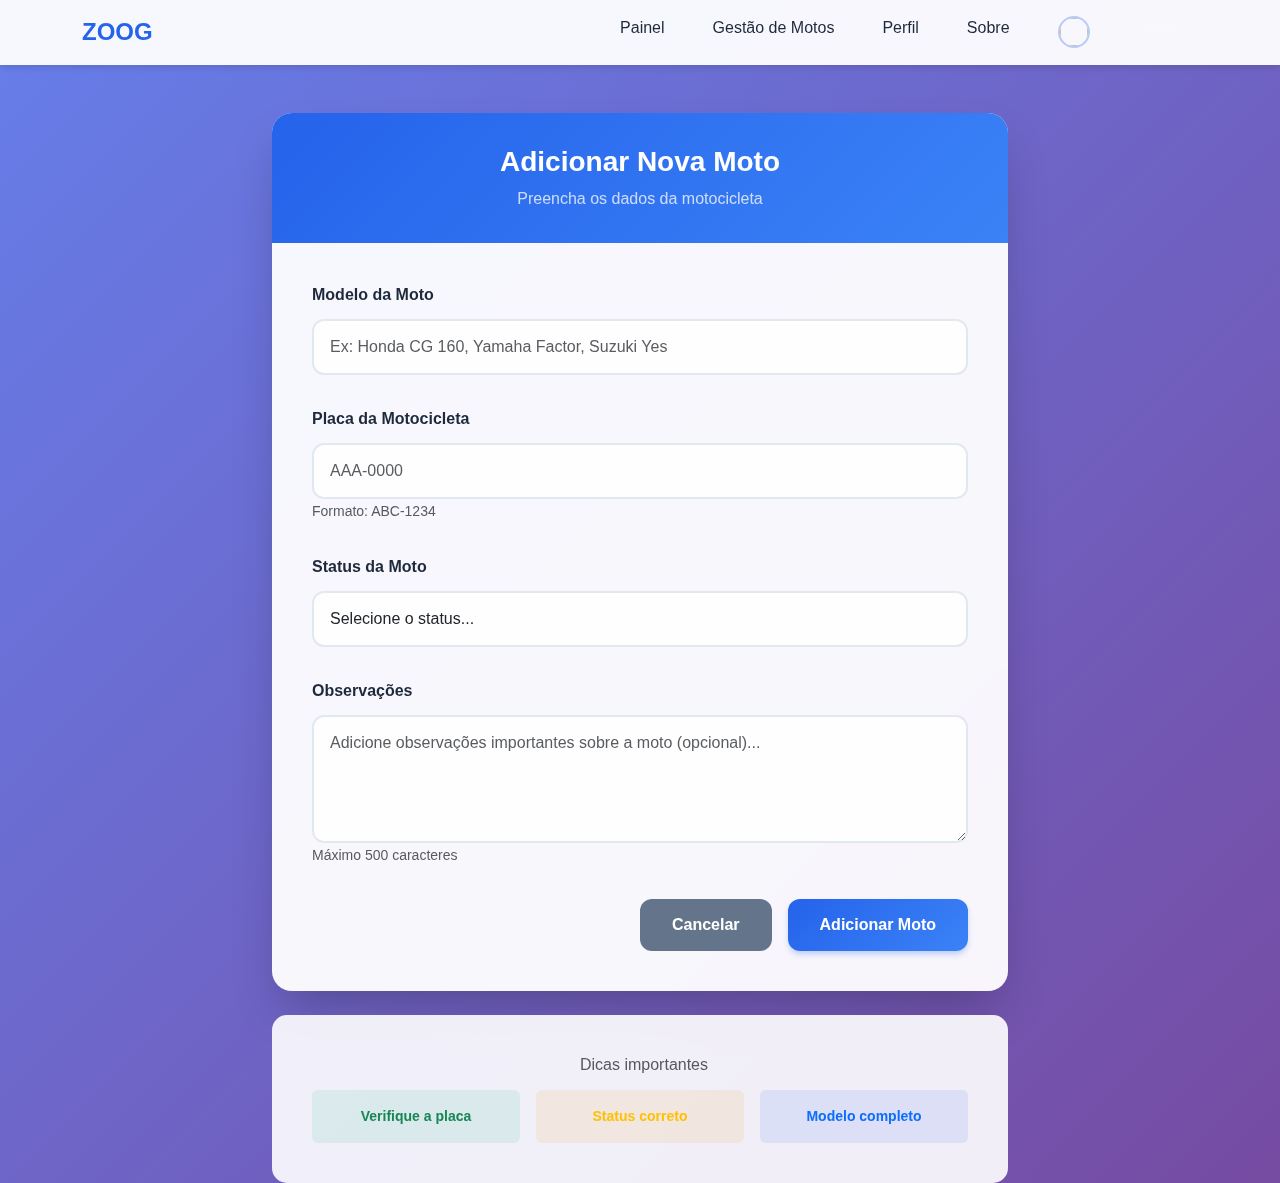
<file: src/main/resources/templates/motos/form.html>
<!DOCTYPE html>
<html lang="pt-BR" xmlns:th="http://www.thymeleaf.org">
<head>
    <meta charset="UTF-8">
    <meta name="viewport" content="width=device-width, initial-scale=1.0">
    <title>Adicionar Moto - Zoog</title>    <link href="https://cdn.jsdelivr.net/npm/bootstrap@5.3.0/dist/css/bootstrap.min.css" rel="stylesheet">
    <style>
        :root {
            --primary-color: #2563eb;
            --secondary-color: #64748b;
            --success-color: #10b981;
            --warning-color: #f59e0b;
            --danger-color: #ef4444;
            --dark-color: #1e293b;
            --light-color: #f8fafc;
        }
        
        body {
            background: linear-gradient(135deg, #667eea 0%, #764ba2 100%);
            min-height: 100vh;
            font-family: 'Segoe UI', Tahoma, Geneva, Verdana, sans-serif;
        }
        
        .navbar-modern {
            background: rgba(255, 255, 255, 0.95) !important;
            backdrop-filter: blur(10px);
            border-bottom: 1px solid rgba(255, 255, 255, 0.2);
            box-shadow: 0 4px 6px -1px rgba(0, 0, 0, 0.1);
        }
        
        .navbar-brand {
            font-weight: 700;
            font-size: 1.5rem;
            color: var(--primary-color) !important;
        }
        
        .nav-link {
            color: var(--dark-color) !important;
            font-weight: 500;
            margin: 0 0.5rem;
            padding: 0.5rem 1rem !important;
            border-radius: 8px;
        }
        
        .nav-link:hover {
            background: rgba(37, 99, 235, 0.1);
            color: var(--primary-color) !important;
        }
        
        .logout-btn {
            color: var(--light-color) !important;
            font-weight: 500;
            margin: 0 0.5rem;
            padding: 0.5rem 1rem !important;
            border-radius: 8px;
            background: none !important;
            border: none !important;
            text-decoration: none !important;
        }
        
        .logout-btn:hover {
            background: rgba(239, 68, 68, 0.1) !important;
            color: var(--danger-color) !important;
        }
        
        .user-avatar {
            border: 2px solid rgba(37, 99, 235, 0.3);
            transition: border-color 0.3s ease;
        }
        
        .user-info:hover .user-avatar {
            border-color: var(--primary-color);
        }
        
        .main-card {
            background: rgba(255, 255, 255, 0.95);
            backdrop-filter: blur(10px);
            border: none;
            border-radius: 20px;
            box-shadow: 0 25px 50px -12px rgba(0, 0, 0, 0.25);
            overflow: hidden;
        }
        
        .card-header {
            background: linear-gradient(135deg, var(--primary-color), #3b82f6);
            color: white;
            border: none;
            padding: 2rem;
            text-align: center;
        }
        
        .card-header h3 {
            margin: 0;
            font-weight: 600;
            font-size: 1.75rem;
        }
        
        .card-body {
            padding: 2.5rem;
        }
        
        .form-label {
            font-weight: 600;
            color: var(--dark-color);
            margin-bottom: 0.75rem;
            display: flex;
            align-items: center;
            gap: 0.5rem;
        }
        
        .form-control, .form-select {
            border: 2px solid #e2e8f0;
            border-radius: 12px;
            padding: 0.875rem 1rem;
            font-size: 1rem;
            transition: all 0.3s ease;
            background: rgba(255, 255, 255, 0.8);
        }
        
        .form-control:focus, .form-select:focus {
            border-color: var(--primary-color);
            box-shadow: 0 0 0 3px rgba(37, 99, 235, 0.1);
            background: white;
        }
        
        .form-control.is-valid {
            border-color: var(--success-color);
            box-shadow: 0 0 0 3px rgba(16, 185, 129, 0.1);
        }
        
        .form-control.is-invalid {
            border-color: var(--danger-color);
            box-shadow: 0 0 0 3px rgba(239, 68, 68, 0.1);
        }
        
        .placa-validation-container {
            position: relative;
        }
        
        .validation-icon {
            position: absolute;
            top: 50%;
            right: 12px;
            transform: translateY(-50%);
            z-index: 10;
        }
        
        .btn {
            border-radius: 12px;
            padding: 0.875rem 2rem;
            font-weight: 600;
            font-size: 1rem;
            transition: all 0.3s ease;
            border: none;
        }
        
        .btn-primary {
            background: linear-gradient(135deg, var(--primary-color), #3b82f6);
            box-shadow: 0 4px 6px -1px rgba(37, 99, 235, 0.3);
        }
  
        
        .btn-secondary {
            background: var(--secondary-color);
            color: white;
        }
          .btn-secondary:hover {
            background: #475569;
        }
        
        .status-badge {
            display: inline-flex;
            align-items: center;
            gap: 0.5rem;
            padding: 0.5rem 1rem;
            border-radius: 25px;
            font-weight: 600;
            font-size: 0.875rem;
        }
        
        .text-danger {
            color: var(--danger-color) !important;
            font-weight: 500;
            font-size: 0.875rem;
            margin-top: 0.5rem;
        }
  
        
        .form-group-modern {
            position: relative;
            margin-bottom: 2rem;
        }
        
        .input-icon {
            position: absolute;
            left: 1rem;
            top: 50%;
            transform: translateY(-50%);
            color: var(--secondary-color);
            z-index: 10;
        }
        
        .form-control.with-icon {
            padding-left: 3rem;
        }
        
        @keyframes shake {
            0%, 100% { transform: translateX(0); }
            10%, 30%, 50%, 70%, 90% { transform: translateX(-5px); }
            20%, 40%, 60%, 80% { transform: translateX(5px); }
        }
        
        @media (max-width: 768px) {
            .card-body {
                padding: 1.5rem;
            }
            
            .card-header {
                padding: 1.5rem;
            }
        }
    </style>
</head>
<body>    <nav class="navbar navbar-expand-lg navbar-modern">
        <div class="container">
            <a class="navbar-brand" href="/">ZOOG</a>
            <button class="navbar-toggler" type="button" data-bs-toggle="collapse" data-bs-target="#navbarNav">
                <span class="navbar-toggler-icon"></span>
            </button>
            <div class="collapse navbar-collapse" id="navbarNav">
                <div class="navbar-nav ms-auto">
                    <a class="nav-link" href="/">Painel</a>
                    <a class="nav-link active" href="/motos">Gestão de Motos</a>
                    <a class="nav-link" href="/usuario">Perfil</a>
                    <a class="nav-link" href="/sobre">Sobre</a>
                    
                    <!-- Avatar do usuário GitHub (se logado via OAuth2) -->
                    <div th:if="${userAvatar}" class="nav-link d-flex align-items-center user-info">
                        <img th:src="${userAvatar}" 
                             th:alt="${userName}" 
                             class="rounded-circle me-2 user-avatar" 
                             style="width: 32px; height: 32px;">
                        <span th:text="${userName ?: userLogin}" class="text-truncate" style="max-width: 100px;"></span>
                    </div>
                    
                    <!-- Botão de logout -->
                    <form th:action="@{/logout}" method="post" class="d-inline">
                        <button type="submit" class="logout-btn">Sair</button>
                    </form>
                </div>
            </div>
        </div>
    </nav><div class="container mt-5">
        <div class="row justify-content-center">
            <div class="col-lg-8">
                <div class="card main-card floating-animation">                    <div class="card-header">
                        <h3 th:text="${moto.id != null ? 'Editar Moto' : 'Adicionar Nova Moto'}">Adicionar Nova Moto</h3>
                        <p class="mb-0 mt-2 opacity-75">Preencha os dados da motocicleta</p>
                    </div>
                    <div class="card-body">
                        <form th:action="@{/motos/save}" method="post" th:object="${moto}">
                            <input type="hidden" th:field="*{id}">
                            <input type="hidden" th:field="*{createdAt}">
                              <div class="form-group-modern">
                                <label for="modelo" class="form-label">
                                    Modelo da Moto
                                </label>
                                <input type="text" class="form-control" th:field="*{modelo}" id="modelo" 
                                       placeholder="Ex: Honda CG 160, Yamaha Factor, Suzuki Yes">
                                <div th:if="${#fields.hasErrors('modelo')}" class="text-danger">
                                    <span th:each="error : ${#fields.errors('modelo')}" th:text="${error}"></span>
                                </div>
                            </div>
                            
                            <div class="form-group-modern">
                                <label for="placa" class="form-label">
                                    Placa da Motocicleta
                                </label>
                                <div class="position-relative">
                                    <input type="text" class="form-control" th:field="*{placa}" id="placa" 
                                           placeholder="AAA-0000" maxlength="8" style="text-transform: uppercase;">
                                    <div id="placa-loading" class="position-absolute top-50 end-0 translate-middle-y me-3" style="display: none;">
                                        <div class="spinner-border spinner-border-sm text-primary" role="status"></div>
                                    </div>
                                    <div id="placa-check" class="position-absolute top-50 end-0 translate-middle-y me-3" style="display: none;">
                                        <i class="fas fa-check text-success"></i>
                                    </div>
                                    <div id="placa-error-icon" class="position-absolute top-50 end-0 translate-middle-y me-3" style="display: none;">
                                        <i class="fas fa-times text-danger"></i>
                                    </div>
                                </div>
                                <small class="text-muted">Formato: ABC-1234</small>
                                <div id="placa-validation-message" class="text-success mt-1" style="display: none; font-size: 0.875rem;"></div>
                                <div th:if="${#fields.hasErrors('placa')}" class="text-danger">
                                    <span th:each="error : ${#fields.errors('placa')}" th:text="${error}"></span>
                                </div>
                            </div>
                            
                            <div class="form-group-modern">
                                <label for="status" class="form-label">
                                    Status da Moto
                                </label>
                                <select class="form-select" th:field="*{status}" id="status">
                                    <option value="">Selecione o status...</option>
                                    <option value="DISPONIVEL">Disponível para uso</option>
                                    <option value="EM_USO">Em uso no momento</option>
                                    <option value="MANUTENCAO">Em manutenção</option>
                                </select>
                            </div>
                            
                            <div class="form-group-modern">
                                <label for="observacoes" class="form-label">
                                    Observações
                                </label>
                                <textarea class="form-control" th:field="*{observacoes}" id="observacoes" 
                                          rows="4" placeholder="Adicione observações importantes sobre a moto (opcional)..."></textarea>
                                <small class="text-muted">Máximo 500 caracteres</small>
                            </div>
                            
                            <div class="d-flex gap-3 justify-content-end mt-4">
                                <a href="/motos" class="btn btn-secondary">
                                    Cancelar
                                </a>
                                <button type="submit" class="btn btn-primary">
                                    <span th:text="${moto.id != null ? 'Atualizar Moto' : 'Adicionar Moto'}">Adicionar Moto</span>
                                </button>
                            </div>
                        </form>
                    </div>
                </div>
                
                <!-- Card com dicas -->
                <div class="card mt-4" style="background: rgba(255, 255, 255, 0.9); border-radius: 15px; border: none;">
                    <div class="card-body text-center">
                        <h6 class="text-muted mb-3">
                            <i class="fas fa-lightbulb me-2"></i>
                            Dicas importantes
                        </h6>
                        <div class="row g-3">
                            <div class="col-md-4">
                                <div class="p-3 rounded" style="background: rgba(16, 185, 129, 0.1);">
                                    <i class="fas fa-check-circle text-success mb-2"></i>
                                    <p class="small mb-0 text-success fw-semibold">Verifique a placa</p>
                                </div>
                            </div>
                            <div class="col-md-4">
                                <div class="p-3 rounded" style="background: rgba(245, 158, 11, 0.1);">
                                    <i class="fas fa-tools text-warning mb-2"></i>
                                    <p class="small mb-0 text-warning fw-semibold">Status correto</p>
                                </div>
                            </div>
                            <div class="col-md-4">
                                <div class="p-3 rounded" style="background: rgba(37, 99, 235, 0.1);">
                                    <i class="fas fa-motorcycle text-primary mb-2"></i>
                                    <p class="small mb-0 text-primary fw-semibold">Modelo completo</p>
                                </div>
                            </div>
                        </div>
                    </div>
                </div>
            </div>
        </div>
    </div>    <script src="https://cdn.jsdelivr.net/npm/bootstrap@5.3.0/dist/js/bootstrap.bundle.min.js"></script>
    <script>
        // Formatação automática da placa e validação em tempo real
        let placaTimeout;
        const placaInput = document.getElementById('placa');
        const placaLoading = document.getElementById('placa-loading');
        const placaCheck = document.getElementById('placa-check');
        const placaErrorIcon = document.getElementById('placa-error-icon');
        const placaMessage = document.getElementById('placa-validation-message');
        const motoId = document.querySelector('input[name="id"]').value;
        
        placaInput.addEventListener('input', function(e) {
            let value = e.target.value.replace(/[^A-Za-z0-9]/g, '').toUpperCase();
            if (value.length > 3) {
                value = value.substring(0, 3) + '-' + value.substring(3, 7);
            }
            e.target.value = value;
            
            // Limpar timeout anterior
            clearTimeout(placaTimeout);
            
            // Resetar indicadores visuais
            hideAllPlacaIndicators();
            
            // Se a placa tem formato válido, fazer verificação
            if (value.length === 8 && value.includes('-')) {
                placaLoading.style.display = 'block';
                
                placaTimeout = setTimeout(() => {
                    verificarPlacaDisponibilidade(value, motoId);
                }, 500); // Aguarda 500ms após parar de digitar
            }
        });
        
        function hideAllPlacaIndicators() {
            placaLoading.style.display = 'none';
            placaCheck.style.display = 'none';
            placaErrorIcon.style.display = 'none';
            placaMessage.style.display = 'none';
            placaInput.classList.remove('is-valid', 'is-invalid');
        }
        
        function verificarPlacaDisponibilidade(placa, motoId) {
            const url = `/motos/verificar-placa?placa=${encodeURIComponent(placa)}${motoId ? `&motoId=${motoId}` : ''}`;
            
            fetch(url)
                .then(response => response.json())
                .then(data => {
                    placaLoading.style.display = 'none';
                    
                    if (data.existe) {
                        // Placa já existe
                        placaErrorIcon.style.display = 'block';
                        placaInput.classList.add('is-invalid');
                        placaInput.classList.remove('is-valid');
                        placaMessage.textContent = data.mensagem;
                        placaMessage.className = 'text-danger mt-1';
                        placaMessage.style.display = 'block';
                    } else {
                        // Placa disponível
                        placaCheck.style.display = 'block';
                        placaInput.classList.add('is-valid');
                        placaInput.classList.remove('is-invalid');
                        placaMessage.textContent = data.mensagem;
                        placaMessage.className = 'text-success mt-1';
                        placaMessage.style.display = 'block';
                    }
                })
                .catch(error => {
                    console.error('Erro ao verificar placa:', error);
                    placaLoading.style.display = 'none';
                });
        }
        
        // Animação de focus nos inputs
        document.querySelectorAll('.form-control, .form-select').forEach(input => {
            input.addEventListener('focus', function() {
                this.parentElement.style.transform = 'scale(1.02)';
                this.parentElement.style.transition = 'transform 0.2s ease';
            });
            
            input.addEventListener('blur', function() {
                this.parentElement.style.transform = 'scale(1)';
            });
        });
        
        // Contador de caracteres para observações
        const observacoesTextarea = document.getElementById('observacoes');
        if (observacoesTextarea) {
            const maxLength = 500;
            
            function updateCounter() {
                const currentLength = observacoesTextarea.value.length;
                const remaining = maxLength - currentLength;
                
                let counterElement = document.getElementById('char-counter');
                if (!counterElement) {
                    counterElement = document.createElement('small');
                    counterElement.id = 'char-counter';
                    counterElement.className = 'text-muted';
                    observacoesTextarea.parentNode.appendChild(counterElement);
                }
                
                counterElement.textContent = `${currentLength}/${maxLength} caracteres`;
                counterElement.className = remaining < 50 ? 'text-warning' : 'text-muted';
            }
            
            observacoesTextarea.addEventListener('input', updateCounter);
            observacoesTextarea.maxLength = maxLength;
            updateCounter();
        }
        
        // Validação visual em tempo real
        document.querySelectorAll('.form-control, .form-select').forEach(input => {
            if (input.id !== 'placa') { // Não aplicar para placa pois já tem validação específica
                input.addEventListener('input', function() {
                    if (this.value.trim() !== '') {
                        this.classList.add('is-valid');
                        this.classList.remove('is-invalid');
                    } else if (this.required) {
                        this.classList.add('is-invalid');
                        this.classList.remove('is-valid');
                    }
                });
            }
        });
        
        // Validação no submit do formulário
        document.querySelector('form').addEventListener('submit', function(e) {
            const placaInput = document.getElementById('placa');
            
            // Verificar se a placa está marcada como inválida
            if (placaInput.classList.contains('is-invalid')) {
                e.preventDefault();
                
                // Mostrar alerta personalizado
                showAlert('Erro de Validação', 'Por favor, corrija os erros antes de continuar. A placa informada já está cadastrada no sistema.', 'error');
                
                // Focar no campo da placa
                placaInput.focus();
                
                // Adicionar efeito visual
                placaInput.style.animation = 'shake 0.5s ease-in-out';
                setTimeout(() => {
                    placaInput.style.animation = '';
                }, 500);
                
                return false;
            }
        });
        
        // Função para mostrar alertas personalizados
        function showAlert(title, message, type) {
            const alertDiv = document.createElement('div');
            alertDiv.className = `alert alert-${type === 'error' ? 'danger' : 'success'} alert-dismissible fade show position-fixed`;
            alertDiv.style.cssText = 'top: 20px; right: 20px; z-index: 9999; min-width: 300px;';
            
            alertDiv.innerHTML = `
                <strong>${title}</strong><br>
                ${message}
                <button type="button" class="btn-close" data-bs-dismiss="alert"></button>
            `;
            
            document.body.appendChild(alertDiv);
            
            // Remover automaticamente após 5 segundos
            setTimeout(() => {
                if (alertDiv.parentNode) {
                    alertDiv.remove();
                }
            }, 5000);
        }
    </script>
</body>
</html>
</file>
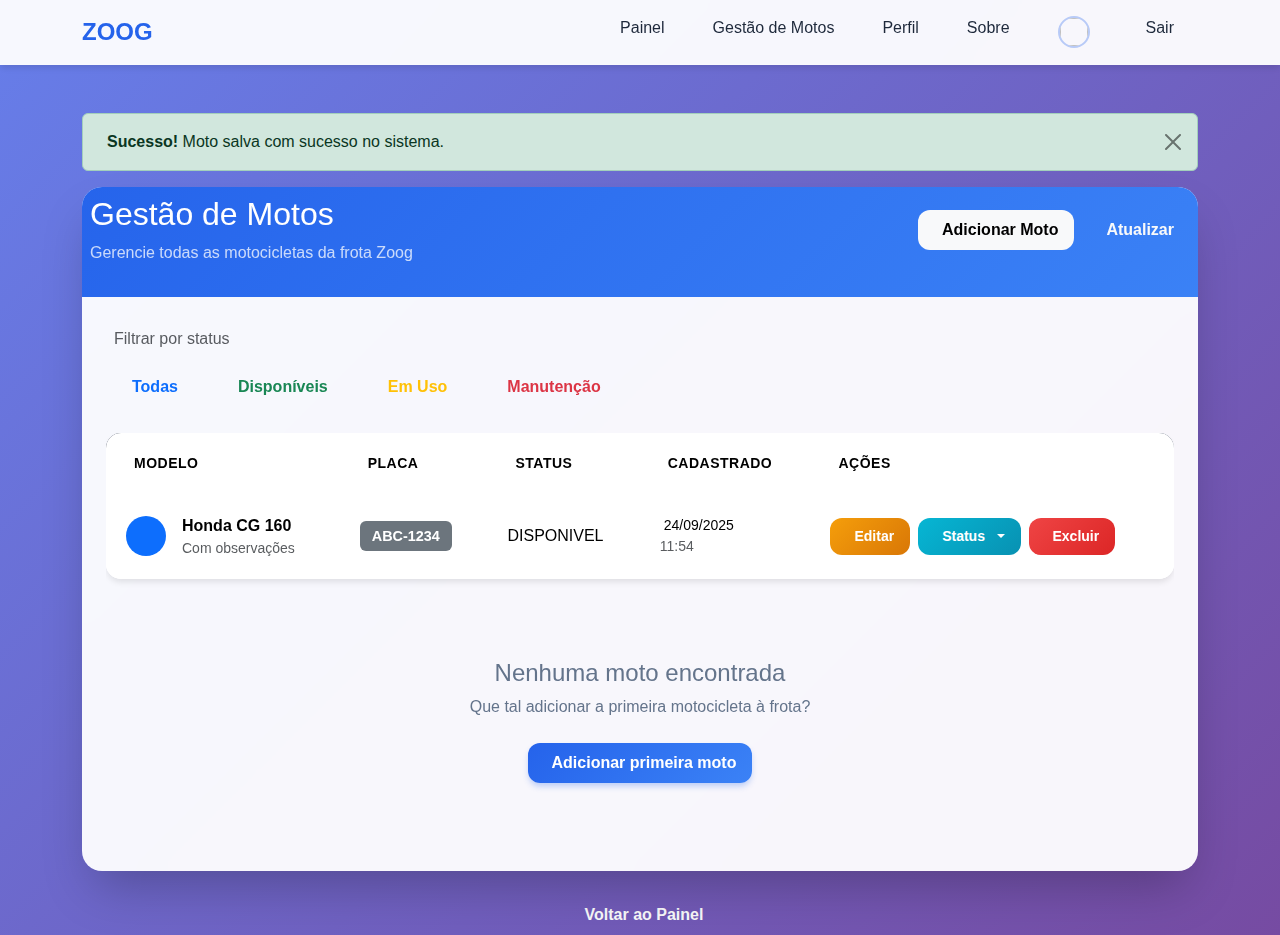
<file: src/main/resources/templates/motos/list.html>
<!DOCTYPE html>
<html lang="pt-BR" xmlns:th="http://www.thymeleaf.org">
<head>
    <meta charset="UTF-8">
    <meta name="viewport" content="width=device-width, initial-scale=1.0">
    <title>Gestão de Motos - Zoog</title>    <link href="https://cdn.jsdelivr.net/npm/bootstrap@5.3.0/dist/css/bootstrap.min.css" rel="stylesheet">
    <style>
        :root {
            --primary-color: #2563eb;
            --secondary-color: #64748b;
            --success-color: #10b981;
            --warning-color: #f59e0b;
            --danger-color: #ef4444;
            --dark-color: #1e293b;
            --light-color: #f8fafc;
        }
        
        body {
            background: linear-gradient(135deg, #667eea 0%, #764ba2 100%);
            min-height: 100vh;
            font-family: 'Segoe UI', Tahoma, Geneva, Verdana, sans-serif;
        }
          .navbar-modern {
            background: rgba(255, 255, 255, 0.95) !important;
            backdrop-filter: blur(10px);
            border-bottom: 1px solid rgba(255, 255, 255, 0.2);
            box-shadow: 0 4px 6px -1px rgba(0, 0, 0, 0.1);
        }
        
        .navbar-brand {
            font-weight: 700;
            font-size: 1.5rem;
            color: var(--primary-color) !important;
        }
        
        .nav-link {
            color: var(--dark-color) !important;
            font-weight: 500;
            margin: 0 0.5rem;
            padding: 0.5rem 1rem !important;
            border-radius: 8px;
        }
        
        .nav-link:hover {
            background: rgba(37, 99, 235, 0.1);
            color: var(--primary-color) !important;
        }
        
        .logout-btn {
            color: var(--dark-color) !important;
            font-weight: 500;
            margin: 0 0.5rem;
            padding: 0.5rem 1rem !important;
            border-radius: 8px;
            background: none !important;
            border: none !important;
            text-decoration: none !important;
        }
        
        .logout-btn:hover {
            background: rgba(239, 68, 68, 0.1) !important;
            color: var(--danger-color) !important;
        }
        
        .user-avatar {
            border: 2px solid rgba(37, 99, 235, 0.3);
            transition: border-color 0.3s ease;
        }
        
        .user-info:hover .user-avatar {
            border-color: var(--primary-color);
        }
        
        .main-card {
            background: rgba(255, 255, 255, 0.95);
            backdrop-filter: blur(10px);
            border: none;
            border-radius: 20px;
            box-shadow: 0 25px 50px -12px rgba(0, 0, 0, 0.25);
            overflow: hidden;
        }
        
        .header-section {
            background: linear-gradient(135deg, var(--primary-color), #3b82f6);
            color: white;
            padding: 2rem;
            margin: -1.5rem -1.5rem 2rem -1.5rem;
        }
        
        .stats-card {
            background: rgba(255, 255, 255, 0.1);
            border-radius: 15px;
            padding: 1.5rem;
            text-align: center;
            backdrop-filter: blur(10px);
            border: 1px solid rgba(255, 255, 255, 0.2);
        }
        
        .filter-btn {
            border-radius: 25px;
            padding: 0.5rem 1.5rem;
            font-weight: 600;
            transition: all 0.3s ease;
            border: 2px solid transparent;
        }
  
        
        .filter-btn.active {
            background: white;
            color: var(--primary-color);
            border-color: white;
        }
        
        .table-modern {
            border-radius: 15px;
            overflow: hidden;
            box-shadow: 0 4px 6px -1px rgba(0, 0, 0, 0.1);
        }
        
        .table-modern thead {
            background: linear-gradient(135deg, var(--dark-color), #334155);
            color: white;
        }
        
        .table-modern thead th {
            border: none;
            padding: 1.25rem;
            font-weight: 600;
            font-size: 0.875rem;
            text-transform: uppercase;
            letter-spacing: 0.5px;
        }
        
        .table-modern tbody tr {
            background: white;
            transition: all 0.3s ease;
        }
          .table-modern tbody tr:hover {
            background: rgba(37, 99, 235, 0.05);
        }
        
        .table-modern tbody td {
            padding: 1.25rem;
            border: none;
            vertical-align: middle;
        }
        
        .status-badge {
            display: inline-flex;
            align-items: center;
            gap: 0.5rem;
            padding: 0.5rem 1rem;
            border-radius: 25px;
            font-weight: 600;
            font-size: 0.875rem;
        }
        
        .status-disponivel { 
            background: linear-gradient(135deg, #10b981, #059669);
            color: white;
        }
          .status-em_uso { 
            background: linear-gradient(135deg, #f59e0b, #d97706);
            color: white;
        }
        
        .status-manutencao { 
            background: linear-gradient(135deg, #ef4444, #dc2626);
            color: white;
        }
        
        .btn-modern {
            border-radius: 12px;
            padding: 0.5rem 1rem;
            font-weight: 600;
            transition: all 0.3s ease;
            border: none;
            text-decoration: none;
            display: inline-flex;
            align-items: center;
            gap: 0.5rem;
        }
          .btn-modern:hover {
            text-decoration: none;
        }
        
        .btn-primary-modern {
            background: linear-gradient(135deg, var(--primary-color), #3b82f6);
            color: white;
            box-shadow: 0 4px 6px -1px rgba(37, 99, 235, 0.3);
        }
        
        .btn-warning-modern {
            background: linear-gradient(135deg, var(--warning-color), #d97706);
            color: white;
        }
        
        .btn-danger-modern {
            background: linear-gradient(135deg, var(--danger-color), #dc2626);
            color: white;
        }
        
        .btn-info-modern {
            background: linear-gradient(135deg, #06b6d4, #0891b2);
            color: white;
        }
        
        .empty-state {
            text-align: center;
            padding: 4rem 2rem;
            color: var(--secondary-color);
        }
        
        .empty-state i {
            font-size: 4rem;
            margin-bottom: 1rem;
            opacity: 0.5;
        }
  
        
        .action-buttons {
            display: flex;
            gap: 0.5rem;
            flex-wrap: wrap;
        }
        
        @media (max-width: 768px) {
            .action-buttons {
                flex-direction: column;
            }
            
            .header-section {
                padding: 1.5rem;
                margin: -1rem -1rem 1.5rem -1rem;
            }
            
            .table-responsive {
                border-radius: 15px;
            }
        }
    </style>
</head>
<body>    <nav class="navbar navbar-expand-lg navbar-modern">
        <div class="container">
            <a class="navbar-brand" href="/">ZOOG</a>
            <button class="navbar-toggler" type="button" data-bs-toggle="collapse" data-bs-target="#navbarNav">
                <span class="navbar-toggler-icon"></span>
            </button>
            <div class="collapse navbar-collapse" id="navbarNav">
                <div class="navbar-nav ms-auto">
                    <a class="nav-link" href="/">Painel</a>
                    <a class="nav-link active" href="/motos">Gestão de Motos</a>
                    <a class="nav-link" href="/usuario">Perfil</a>
                    <a class="nav-link" href="/sobre">Sobre</a>
                    
                    <!-- Avatar do usuário GitHub (se logado via OAuth2) -->
                    <div th:if="${userAvatar}" class="nav-link d-flex align-items-center user-info">
                        <img th:src="${userAvatar}" 
                             th:alt="${userName}" 
                             class="rounded-circle me-2 user-avatar" 
                             style="width: 32px; height: 32px;">
                        <span th:text="${userName ?: userLogin}" class="text-truncate" style="max-width: 100px;"></span>
                    </div>
                    
                    <!-- Botão de logout -->
                    <form th:action="@{/logout}" method="post" class="d-inline">
                        <button type="submit" class="logout-btn">Sair</button>
                    </form>
                </div>
            </div>
        </div>
    </nav><div class="container mt-5">
        <!-- Mensagem de sucesso -->
        <div th:if="${param.sucesso}" class="alert alert-success alert-dismissible fade show" role="alert">
            <i class="fas fa-check-circle me-2"></i>
            <strong>Sucesso!</strong> Moto salva com sucesso no sistema.
            <button type="button" class="btn-close" data-bs-dismiss="alert" aria-label="Close"></button>
        </div>
        
        <div class="main-card">
            <div class="header-section">
                <div class="d-flex justify-content-between align-items-center flex-wrap">                    <div>
                        <h1 class="h2 mb-2">Gestão de Motos</h1>
                        <p class="mb-0 opacity-75">Gerencie todas as motocicletas da frota Zoog</p>
                    </div>
                    <div class="d-flex gap-2 mt-3 mt-md-0">
                        <a href="/motos/new" class="btn btn-light btn-modern">
                            <i class="fas fa-plus"></i>
                            Adicionar Moto
                        </a>
                        <button class="btn btn-outline-light btn-modern" onclick="window.location.reload()">
                            <i class="fas fa-sync-alt"></i>
                            Atualizar
                        </button>
                    </div>
                </div>
            </div>

            <!-- Filtros -->
            <div class="px-4 mb-4">
                <h6 class="text-muted mb-3">
                    <i class="fas fa-filter me-2"></i>
                    Filtrar por status
                </h6>
                <div class="d-flex flex-wrap gap-2">
                    <a href="/motos" class="btn btn-outline-primary filter-btn">
                        <i class="fas fa-list"></i>
                        Todas
                    </a>
                    <a href="/motos?status=DISPONIVEL" class="btn btn-outline-success filter-btn">
                        <i class="fas fa-check-circle"></i>
                        Disponíveis
                    </a>
                    <a href="/motos?status=EM_USO" class="btn btn-outline-warning filter-btn">
                        <i class="fas fa-user"></i>
                        Em Uso
                    </a>
                    <a href="/motos?status=MANUTENCAO" class="btn btn-outline-danger filter-btn">
                        <i class="fas fa-tools"></i>
                        Manutenção
                    </a>
                </div>
            </div>
            <div class="px-4 pb-4">
                <div class="table-responsive">
                    <table class="table table-modern">
                        <thead>
                            <tr>
                                <th>
                                    <i class="fas fa-motorcycle me-2"></i>
                                    Modelo
                                </th>
                                <th>
                                    <i class="fas fa-id-card me-2"></i>
                                    Placa
                                </th>
                                <th>
                                    <i class="fas fa-traffic-light me-2"></i>
                                    Status
                                </th>
                                <th>
                                    <i class="fas fa-calendar me-2"></i>
                                    Cadastrado
                                </th>
                                <th>
                                    <i class="fas fa-cogs me-2"></i>
                                    Ações
                                </th>
                            </tr>
                        </thead>
                        <tbody>
                            <tr th:each="moto : ${motos}">
                                <td>
                                    <div class="d-flex align-items-center">
                                        <div class="bg-primary rounded-circle p-2 me-3" style="width: 40px; height: 40px; display: flex; align-items: center; justify-content: center;">
                                            <i class="fas fa-motorcycle text-white"></i>
                                        </div>
                                        <div>
                                            <strong th:text="${moto.modelo != null ? moto.modelo : '---'}">Honda CG 160</strong>
                                            <div class="small text-muted" th:if="${moto.observacoes != null and !#strings.isEmpty(moto.observacoes)}" 
                                                 th:text="${#strings.abbreviate(moto.observacoes, 30)}">Com observações</div>
                                        </div>
                                    </div>
                                </td>
                                <td>
                                    <span class="badge bg-secondary" style="font-size: 0.9rem; padding: 0.5rem 0.75rem;" 
                                          th:text="${moto.placa != null ? moto.placa : '---'}">ABC-1234</span>
                                </td>
                                <td>
                                    <span th:class="'status-badge status-' + ${#strings.toLowerCase(moto.status)}"
                                          th:text="${moto.status != null ? moto.status : '---'}">DISPONIVEL</span>
                                </td>
                                <td>
                                    <div class="small">
                                        <i class="fas fa-clock text-muted me-1"></i>
                                        <span th:text="${moto.createdAt != null ? #temporals.format(moto.createdAt, 'dd/MM/yyyy') : '---'}">24/09/2025</span>
                                        <br>
                                        <span class="text-muted" th:text="${moto.createdAt != null ? #temporals.format(moto.createdAt, 'HH:mm') : ''}">11:54</span>
                                    </div>
                                </td>
                                <td>
                                    <div class="action-buttons">
                                        <a th:href="@{/motos/edit/{id}(id=${moto.id})}" class="btn btn-warning-modern btn-modern btn-sm">
                                            <i class="fas fa-edit"></i>
                                            Editar
                                        </a>
                                        
                                        <!-- Dropdown para mudar status -->
                                        <div class="dropdown">
                                            <button class="btn btn-info-modern btn-modern btn-sm dropdown-toggle" type="button" data-bs-toggle="dropdown">
                                                <i class="fas fa-exchange-alt"></i>
                                                Status
                                            </button>
                                            <ul class="dropdown-menu">
                                                <li>
                                                    <form th:action="@{/motos/changeStatus/{id}(id=${moto.id})}" method="post" class="d-inline">
                                                        <input type="hidden" name="newStatus" value="DISPONIVEL">
                                                        <button type="submit" class="dropdown-item">
                                                            <i class="fas fa-check-circle text-success me-2"></i>
                                                            Disponível
                                                        </button>
                                                    </form>
                                                </li>
                                                <li>
                                                    <form th:action="@{/motos/changeStatus/{id}(id=${moto.id})}" method="post" class="d-inline">
                                                        <input type="hidden" name="newStatus" value="EM_USO">
                                                        <button type="submit" class="dropdown-item">
                                                            <i class="fas fa-user text-warning me-2"></i>
                                                            Em Uso
                                                        </button>
                                                    </form>
                                                </li>
                                                <li>
                                                    <form th:action="@{/motos/changeStatus/{id}(id=${moto.id})}" method="post" class="d-inline">
                                                        <input type="hidden" name="newStatus" value="MANUTENCAO">
                                                        <button type="submit" class="dropdown-item">
                                                            <i class="fas fa-tools text-danger me-2"></i>
                                                            Manutenção
                                                        </button>
                                                    </form>
                                                </li>
                                            </ul>
                                        </div>
                                        
                                        <a th:href="@{/motos/delete/{id}(id=${moto.id})}" 
                                           class="btn btn-danger-modern btn-modern btn-sm"
                                           onclick="return confirm('⚠️ Tem certeza que deseja excluir esta moto?\n\nEsta ação não pode ser desfeita.')">
                                            <i class="fas fa-trash"></i>
                                            Excluir
                                        </a>
                                    </div>
                                </td>
                            </tr>
                        </tbody>
                    </table>
                </div>
                
                <!-- Estado vazio -->
                <div th:if="${#lists.isEmpty(motos)}" class="empty-state">
                    <i class="fas fa-motorcycle"></i>
                    <h4>Nenhuma moto encontrada</h4>
                    <p class="mb-4">Que tal adicionar a primeira motocicleta à frota?</p>
                    <a href="/motos/new" class="btn btn-primary-modern btn-modern">
                        <i class="fas fa-plus"></i>
                        Adicionar primeira moto
                    </a>
                </div>
            </div>
        </div>
        
        <!-- Botão voltar -->
        <div class="text-center mt-4">
            <a href="/" class="btn btn-outline-light btn-modern">
                <i class="fas fa-arrow-left"></i>
                Voltar ao Painel
            </a>
        </div>
    </div>

    <script src="https://cdn.jsdelivr.net/npm/bootstrap@5.3.0/dist/js/bootstrap.bundle.min.js"></script>
    <script>
        // Animações e interatividade
        document.addEventListener('DOMContentLoaded', function() {
            // Highlight do filtro ativo
            const currentUrl = window.location.href;
            const filterButtons = document.querySelectorAll('.filter-btn');
            
            filterButtons.forEach(button => {
                if (button.href === currentUrl) {
                    button.classList.add('active');
                }
            });
  
            
            // Confirmação personalizada para exclusão
            const deleteButtons = document.querySelectorAll('a[onclick*="confirm"]');
            deleteButtons.forEach(button => {
                button.addEventListener('click', function(e) {
                    e.preventDefault();
                    
                    const confirmed = confirm('⚠️ ATENÇÃO!\n\nTem certeza que deseja excluir esta moto?\nEsta ação não pode ser desfeita.\n\n✅ Sim, excluir\n❌ Cancelar');
                    
                    if (confirmed) {
                        window.location.href = this.href;
                    }
                });
            });
            
            // Feedback visual ao mudar status
            const statusForms = document.querySelectorAll('form[action*="changeStatus"]');
            statusForms.forEach(form => {
                form.addEventListener('submit', function() {
                    const button = this.querySelector('button[type="submit"]');
                    const originalText = button.innerHTML;
                    
                    button.innerHTML = '<i class="fas fa-spinner fa-spin me-2"></i>Atualizando...';
                    button.disabled = true;
                    
                    // Simular delay para feedback visual
                    setTimeout(() => {
                        button.innerHTML = originalText;
                        button.disabled = false;
                    }, 1000);
                });
            });
        });
    </script>
</body>
</html>
</file>
